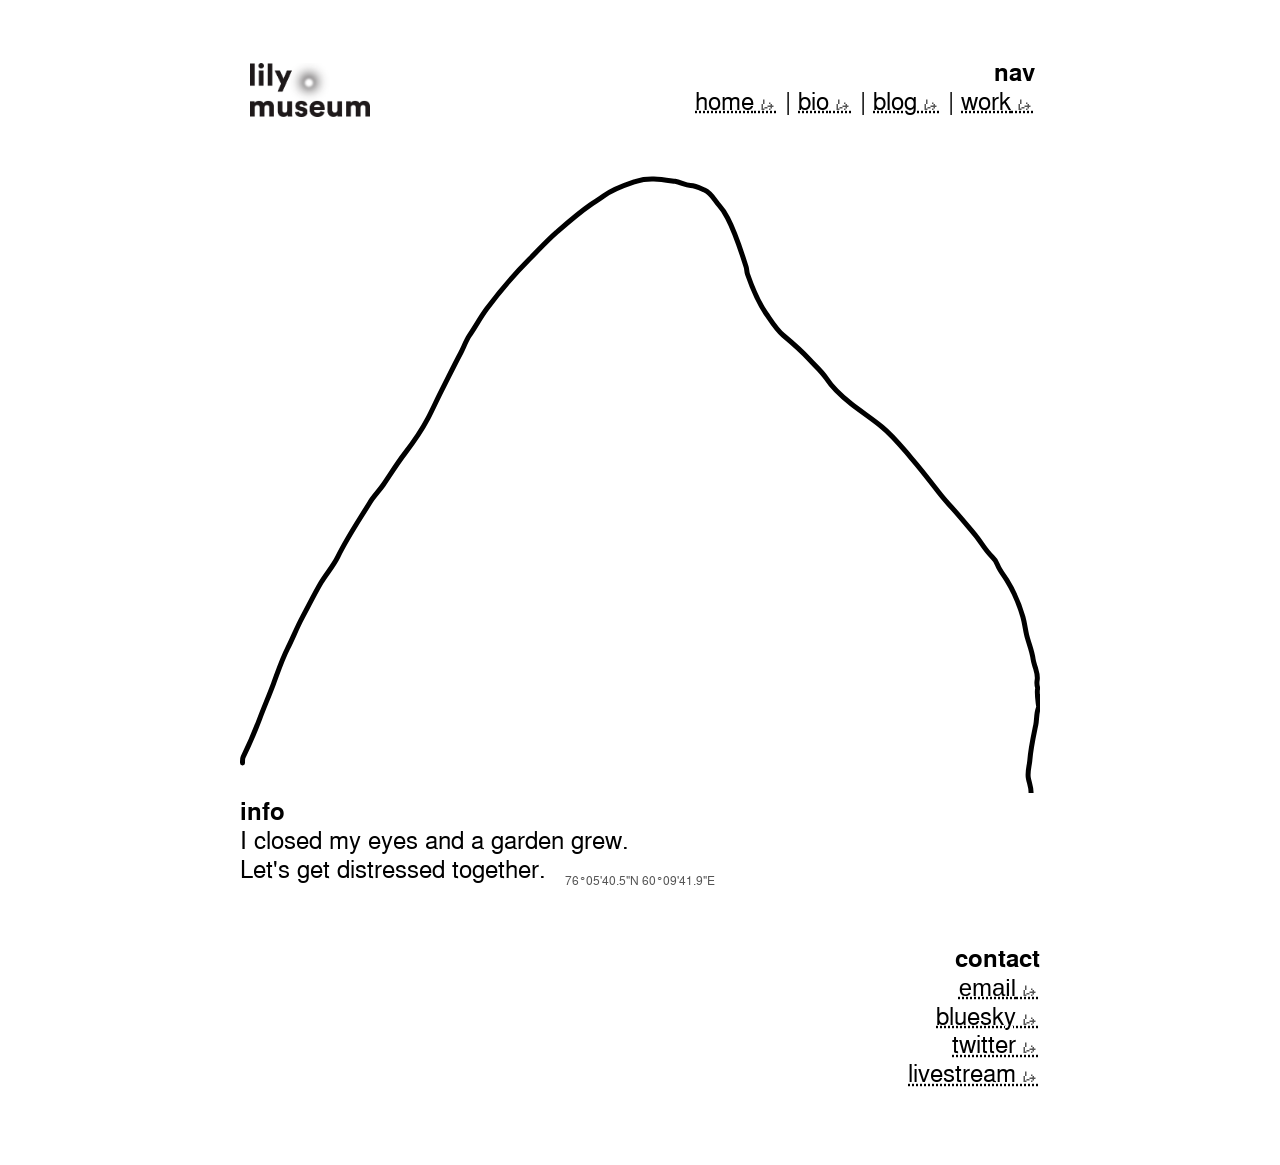
<file: index.html>
<!doctype html>
<!--Stars climb girders of light.
They arrange themselves
in the usual place,
they quit before dawn,
and nothing’s been done.

Then men come out.
Their helmets ﬁll the sky;
their cities rise and fall
and men descend,
proud carpenters of dew.

Man brief as the storm,
more than ﬁve feet of lightning,
twisted and beautiful.
Man made like his roads,
with somewhere to go.-->
<html lang="en">
    <head>
        <title>royal museum 2</title>
        <meta charset="UTF-8" />
        <meta name="viewport" content="width=device-width, initial-scale=1.0" />
        <meta
            name="description"
            content="annex of learning for the work of lily smelku"
        />
        <link rel="stylesheet" href="./css.css" />
        <link rel="icon" href="./images/favicon.png" />
    </head>
    <body>
        <article>
            <header>
                <div class="header-left">
                    <img class="header-left" src="./images/footer.png" />
                </div>
                <div class="header-right">
                    <h1 align="right">nav</h1>
                    <p>
                        <a href="./index.html">home</a> |
                        <a href="./about.html">bio</a> |
                        <a href="./construction.html">blog</a> |
                        <a href="./work.html">work</a>
                    </p>
                </div>
            </header>
            <svg
                version="1.1"
                id="Layer_1"
                xmlns="http://www.w3.org/2000/svg"
                xmlns:xlink="http://www.w3.org/1999/xlink"
                x="0px"
                y="0px"
                width="100%"
                viewBox="0 0 800 618"
                enable-background="new 0 0 800 618"
                xml:space="preserve"
            >
                <path
                    fill="none"
                    opacity="1.000000"
                    stroke="#000000"
                    stroke-linecap="round"
                    stroke-linejoin="round"
                    stroke-width="5.000000"
                    class="path"
                    d="M791.000000,618.500000
	C791.531311,612.953430 789.073792,607.879272 788.271790,602.534241
	C787.349426,596.387512 789.397217,590.834656 789.851990,585.007935
	C790.776123,573.168640 793.377808,561.584595 795.773926,549.953430
	C796.906006,544.458008 796.269226,538.234375 798.340759,533.138550
	C799.960388,529.154480 801.346985,525.189209 800.198364,521.596436
	C799.287537,548.747559 796.690674,515.827820 797.744385,513.088318
	C796.763733,510.249420 796.739014,507.502380 797.173035,505.030365
	C797.963257,500.528931 796.497498,496.526733 795.340942,492.546204
	C794.517700,489.712830 793.447327,486.874298 793.081726,483.989655
	C792.005920,475.501801 788.435242,467.724731 786.533264,459.492310
	C785.194763,453.698700 784.549011,447.724304 782.922852,442.022003
	C779.191833,428.938995 773.899780,416.545807 766.657776,404.901855
	C763.518738,399.854797 759.605896,395.232086 757.395752,389.540466
	C756.333801,386.805664 754.581116,384.043884 752.423889,382.083740
	C745.361389,375.666351 741.161560,367.095306 735.135071,359.887054
	C726.410156,349.451172 717.824890,338.922180 708.550354,328.953156
	C703.877136,323.930023 699.595825,318.545929 695.416199,313.063904
	C687.370544,302.511261 679.080322,292.121033 670.431885,282.058563
	C661.443359,271.600342 652.886963,260.726959 642.045898,251.943314
	C632.028198,243.826797 621.277832,236.709549 611.144531,228.814529
	C601.687256,221.446243 592.706665,213.221619 586.010315,202.993240
	C581.428589,195.994797 574.987244,190.675354 569.447388,184.547562
	C561.433777,175.683563 552.404053,167.928192 543.192200,160.268875
	C536.150330,154.413788 531.310730,146.099289 526.026428,138.481644
	C517.632202,126.380608 512.267029,112.828293 507.449768,99.017525
	C506.642181,96.702225 506.918243,94.342941 506.147827,91.952362
	C500.781586,75.301361 495.780457,58.551971 487.571167,42.962528
	C485.237122,38.530209 482.615967,34.189240 479.342590,30.645409
	C474.475830,25.376570 471.615570,18.110460 464.497589,15.005542
	C459.984894,13.037082 455.588593,10.750216 450.501099,10.479464
	C445.083466,10.191142 440.439606,7.123824 435.022614,6.343030
	C421.980957,4.463234 408.735107,2.013162 396.091614,6.271985
	C384.858582,10.055717 373.215607,13.708395 363.569946,21.091375
	C359.354004,24.318354 354.725281,26.849344 350.386200,29.834593
	C338.304260,38.146828 327.415833,47.798534 316.441803,57.433727
	C307.028076,65.698997 298.578674,74.968300 289.785492,83.784737
	C274.279358,99.331871 259.925568,116.067276 246.761337,133.823059
	C240.486053,142.287094 235.569870,151.486923 229.657379,160.107925
	C225.821350,165.701218 223.699982,172.440750 220.457840,178.477356
	C213.966339,190.564026 208.066452,202.961807 201.808899,215.158478
	C197.033279,224.466721 192.793198,234.157227 187.912094,243.453842
	C181.409637,255.838531 173.373169,267.353058 164.856705,278.389435
	C157.137558,288.392548 150.575592,299.103607 143.502350,309.501587
	C139.279068,315.710052 133.852142,320.935822 129.893738,327.435272
	C118.931259,345.434998 107.032578,362.823303 97.784798,381.895660
	C93.369186,391.002258 86.300049,398.782318 81.091438,407.554291
	C74.356812,418.896301 68.644569,430.828522 62.353230,442.420349
	C56.929073,452.414429 52.903114,463.014862 47.748520,473.126678
	C41.998028,484.407532 37.990490,496.601013 33.549809,508.518555
	C29.159149,520.301880 24.152393,531.848389 19.733948,543.588074
	C14.793604,556.714417 9.297116,569.502380 3.100640,582.049683
	C2.207741,583.857727 2.666669,586.333313 2.500002,588.500000"
                />

                <!--<path class="path2" d="M3.717,445.535c21.497,-144.706 42.353,-434.118 64.492,-434.118c22.139,0 46.684,386.952 68.342,434.118c21.658,47.166 41.07,-151.123 61.604,-151.123c20.535,0 36.899,199.572 61.605,151.123c24.706,-48.449 61.123,-441.818 86.631,-441.818c25.508,-0 40.748,393.369 66.417,441.818c25.668,48.449 72.994,-186.257 87.593,-151.123c14.599,35.134 0,241.283 0,361.925" style="fill:none;stroke:#000;stroke-width:5.0px;stroke-linecap:round;"/>-->
            </svg>

            <h1>info</h1>
            <p>
                I closed my eyes and a garden grew.<br />Let's get distressed
                together.
            </p>
            <br />
            <br />
            <h1 align="right">contact</h1>
            <p align="right">
                <button id="emailButton">email</button><br />
                <script>
                    const email = "lily.eryngii@gmail.com";
                    const button = document.getElementById("emailButton");

                    button.addEventListener("click", async () => {
                        try {
                            await navigator.clipboard.writeText(email);
                            button.textContent = "copied";
                            setTimeout(() => {
                                button.textContent = "email";
                            }, 1500);
                        } catch (err) {
                            console.error("Failed to copy email");
                        }
                    });
                </script>

                <a href="https://bsky.app/profile/morsel.bsky.social">bluesky</a
                ><br />
                <a href="https://x.com/smelku">twitter</a><br />
                <a href="https://twitch.tv/smelku">livestream</a><br />
            </p>
        </article>

        <footer>
            <p class="footer">76°05'40.5"N 60°09'41.9"E</p>
        </footer>
    </body>
</html>
</file>
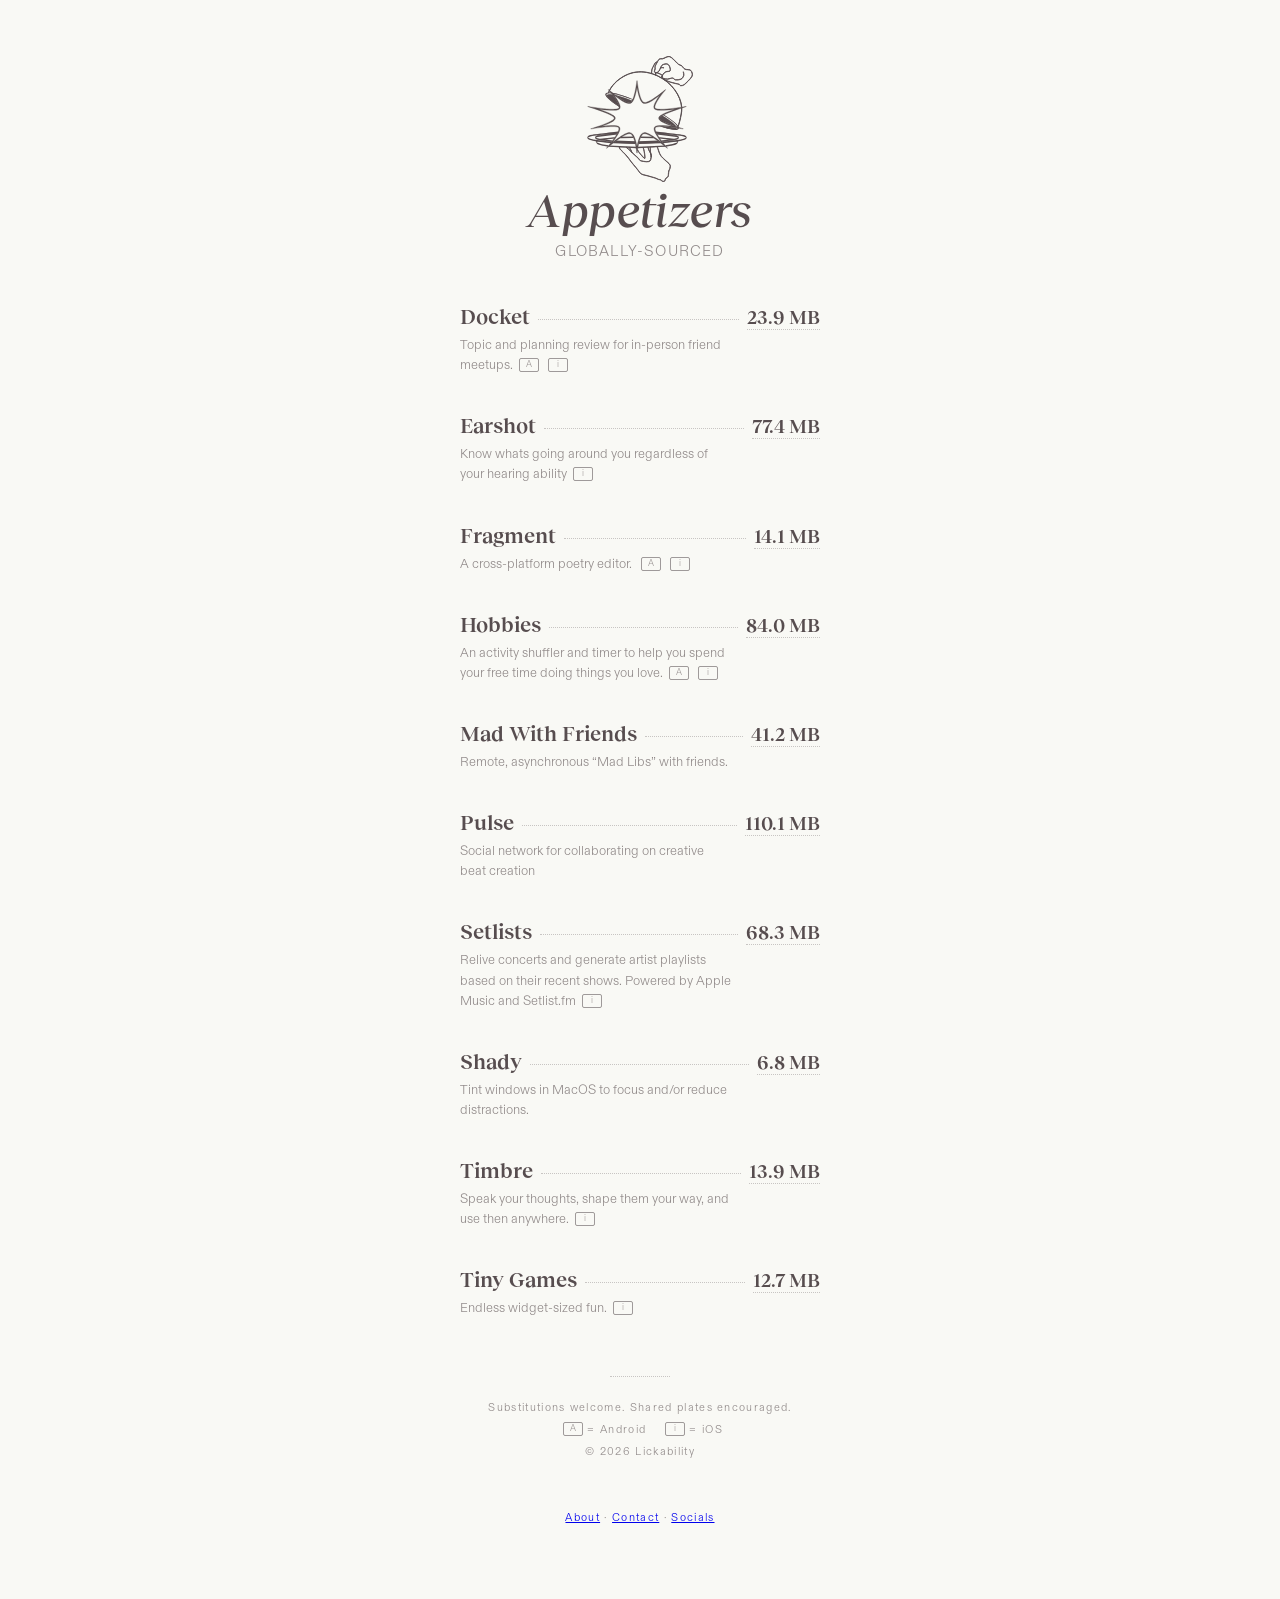
<file: appetizers/index.html>
<!doctype html>
<html lang="en">
    <head>
        <meta charset="UTF-8" />
        <meta name="viewport" content="width=device-width, initial-scale=1.0" />
        <title>Appetizers</title>
        <link rel="icon" href="./icon.svg" type="image/x-icon">
        <style>
            @font-face {
                font-family: "ABC Diatype";
                src: url("./fonts/ABCDiatype-Light.otf") format("opentype");
                font-weight: 300;
                font-style: normal;
                font-display: swap;
            }

            @font-face {
                font-family: "Reckless Neue";
                src: url("./fonts/RecklessNeue-SemiBold.otf") format("opentype");
                font-weight: 600;
                font-style: normal;
                font-display: swap;
            }

            @font-face {
                font-family: "Reckless Neue";
                src: url("./fonts/RecklessNeue-Medium-Italic.otf")
                    format("opentype");
                font-weight: 600;
                font-style: italic;
                font-display: swap;
            }

            :root {
                --pine: #f9f9f5;
                --pine-2: #f9f9f5;
                --cream: #574d4f;
                --cream-dim: rgba(87, 77, 79, 0.65);
                --gold: #574d4f;
                --sage: rgba(87, 77, 79, 0.55);
                --rule: rgba(87, 77, 79, 0.3);
            }

            * {
                box-sizing: border-box;
            }

            html,
            body {
                margin: 0;
                padding: 0;
                background: var(--pine);
            }

            body {
                font-family: "ABC Diatype", sans-serif;
                color: var(--cream);
                display: flex;
                justify-content: center;
            }

            @media (prefers-reduced-motion: no-preference){
                .item{
                  animation: rise 0.6s ease both;
                }
                @keyframes rise{
                  from{ opacity:0; transform: translateY(10px); }
                  to{ opacity:1; transform: translateY(0); }
                }

                .dots{
                  animation: dots-grow 0.7s ease both;
                }
                @keyframes dots-grow{
                  from{ transform: translateY(-4px) scaleX(0); }
                  to{ transform: translateY(-4px) scaleX(1); }
                }

                .items .item:nth-child(1) .dots{ animation-delay: 0.35s; }
                .items .item:nth-child(2) .dots{ animation-delay: 0.5s; }
                .items .item:nth-child(3) .dots{ animation-delay: 0.65s; }
                .items .item:nth-child(4) .dots{ animation-delay: 0.8s; }
                .items .item:nth-child(5) .dots{ animation-delay: 0.95s; }
                .items .item:nth-child(6) .dots{ animation-delay: 1.1s; }
                .items .item:nth-child(7) .dots{ animation-delay: 1.25s; }
                .items .item:nth-child(8) .dots{ animation-delay: 1.4s; }
              }


            .menu {
                width: 100%;
                max-width: 420px;
                min-height: 100vh;
                background: radial-gradient(
                    ellipse at top,
                    var(--pine-2),
                    var(--pine) 70%
                );
                padding: 56px 30px 70px;
                position: relative;
                overflow: hidden;
            }

            header {
                text-align: center;
                margin-bottom: 46px;
            }

            .logo {
                width: 106px;
                height: 126px;
                margin: 0 auto 6px;
                display: block;
                color: var(--cream);
                transition: color 0.35s ease;
                cursor: default;
            }

            .logo:hover,
            .logo:focus-visible {
                color: var(--sage);
            }

            h1 {
                font-family: "Reckless Neue", serif;
                font-weight: 600;
                font-style: italic;
                font-size: 46px;
                line-height: 1;
                margin: 0 0 10px;
                color: var(--cream);
                letter-spacing: 0.01em;
            }

            .sub {
                font-family: "ABC Diatype", sans-serif;
                font-size: 15px;
                letter-spacing: 0.08em;
                color: var(--cream-dim);
            }

            .rule {
                width: 60px;
                height: 0;
                margin: 22px auto 0;
                border-bottom: 1px dotted var(--rule);
            }

            .course-title {
                font-family: "Reckless Neue", serif;
                font-style: italic;
                font-size: 13px;
                letter-spacing: 0.3em;
                text-transform: uppercase;
                color: var(--gold);
                text-align: center;
                margin: 0 0 34px;
            }

            .items {
                display: flex;
                flex-direction: column;
                gap: 38px;
            }

            .item {
                position: relative;
            }

            .item-head {
                display: flex;
                align-items: baseline;
                gap: 8px;
            }

            .item-name {
                font-family: "Reckless Neue", serif;
                font-weight: 600;
                font-size: 21px;
                color: var(--cream);
                white-space: nowrap;
            }

            .dots{
              flex:1;
              border-bottom: 1px dotted var(--rule);
              transform: translateY(-4px);
              transform-origin: left;
            }

            .price {
                font-family: "Reckless Neue", serif;
                font-size: 19px;
                color: var(--gold);
                white-space: nowrap;
                text-decoration: none;
                border-bottom: 1px dotted var(--rule);
                padding-bottom: 1px;
            }

            a.price:hover,
            a.price:focus-visible {
                border-bottom-color: transparent;
            }

            .desc {
                margin: 6px 0 0;
                font-size: 13px;
                font-weight: 300;
                line-height: 1.55;
                color: var(--cream-dim);
                max-width: 34ch;
            }

            .tag{
              display:inline-flex;
              align-items:center;
              justify-content:center;
              box-sizing: border-box;
              width: 20px;
              height: 14px;
              margin-left:6px;
              font-size: 9px;
              letter-spacing: 0.02em;
              color: var(--sage);
              border: 1px solid var(--sage);
              border-radius: 2px;
              transform: translateY(-2px);
            }

            footer {
                margin-top: 56px;
                text-align: center;
                font-size: 10px;
            }

            footer .rule {
                margin: 0 auto 20px;
            }

            footer p {
                font-size: 11px;
                letter-spacing: 0.12em;
                color: var(--cream-dim);
                line-height: 2;
                margin: 0;
            }

            footer p span {
                color: var(--sage);
            }

            @media (max-width: 380px) {
                .menu {
                    padding: 44px 20px 56px;
                }
                h1 {
                    font-size: 38px;
                }
                .item-name {
                    font-size: 19px;
                }
            }
        </style>
    </head>
    <body>
        <div class="menu">
            <header>
                <svg class="logo" viewBox="0 0 1614 1922" fill="currentColor" xmlns="http://www.w3.org/2000/svg" aria-hidden="true">
    <g transform="matrix(1,0,0,1,-2619.96,-394.798)">
        <g transform="matrix(1,0,0,1,-11159.4,2.27374e-13)">
            <g transform="matrix(1,0,0,1,13534.5,0)">
                <g id="top-hand-and-cloche">
                    <path d="M1225.8,664.064C1225.36,641.811 1230.07,612.558 1233.16,596.356C1236.56,578.528 1248.41,563.407 1256.76,547.293C1265.33,530.766 1274.67,508.079 1284.56,497.11C1292.34,488.473 1307.71,483.704 1315.99,481.282C1325.14,465.378 1334.39,451.267 1341.81,443.794C1348.56,436.99 1358.06,435.738 1368.24,435.777C1377.71,435.813 1387.77,436.947 1396.43,434.859C1410.03,431.579 1428.49,420.673 1448.05,412.178C1468.21,403.425 1489.52,397.278 1508.03,403.721C1524.28,409.377 1543.77,425.327 1563.23,443.999C1591.99,471.606 1620.74,505.137 1638.8,519.007C1646.06,524.58 1654.82,527.671 1663.59,530.772C1672.74,534.01 1681.89,537.256 1689.54,542.992C1697.99,549.34 1705.17,559.526 1712.88,569.52C1720.29,579.13 1728.19,588.571 1738.45,593.838C1752.1,600.844 1774.63,600.057 1794.29,602.207C1808.07,603.714 1820.46,606.681 1827.91,614.117C1837.09,623.282 1845.14,638.742 1849.24,655.39C1853.36,672.108 1853.48,689.997 1847.01,703.895C1829.99,740.388 1755.26,810.794 1726.2,834.937C1711.71,846.975 1684.5,850.404 1671.52,849.185C1665.84,848.653 1662.03,844.17 1658.48,839.06C1655.5,834.77 1652.72,830.022 1648.33,828.112C1635.82,822.672 1613.12,820.863 1595.75,816.305C1568.75,809.224 1518.16,797.025 1486.75,785.741C1460.73,776.393 1428.35,759.651 1410.22,750.151C1404.21,746.167 1398.12,742.268 1391.95,738.46L1408.79,744.946C1408.86,744.974 1408.93,745.005 1409,745.04C1426.23,754.084 1460.7,772.177 1488.09,782.016C1519.4,793.264 1569.84,805.417 1596.75,812.476C1614.32,817.086 1637.26,818.981 1649.91,824.482C1654.93,826.666 1658.33,831.896 1661.73,836.802C1664.57,840.89 1667.35,844.818 1671.89,845.244C1684.17,846.398 1709.96,843.284 1723.67,831.892C1752.45,807.983 1826.57,738.362 1843.42,702.223C1849.55,689.077 1849.29,672.15 1845.4,656.337C1841.48,640.452 1833.87,625.664 1825.11,616.919C1820.86,612.677 1814.81,610.126 1807.81,608.437C1800.53,606.677 1792.24,605.873 1783.79,605.25C1766.39,603.966 1748.35,603.37 1736.64,597.36C1725.88,591.835 1717.52,582.016 1709.75,571.937C1702.27,562.244 1695.36,552.314 1687.16,546.158C1679.84,540.661 1671.04,537.607 1662.27,534.504C1653.11,531.263 1643.98,527.971 1636.39,522.147C1618.26,508.22 1589.37,474.575 1560.49,446.855C1541.51,428.643 1522.57,412.976 1506.73,407.459C1489.09,401.321 1468.84,407.47 1449.63,415.809C1429.83,424.406 1411.12,435.387 1397.36,438.707C1388.41,440.865 1378.01,439.773 1368.23,439.735C1359.16,439.701 1350.62,440.527 1344.62,446.582C1337.31,453.954 1328.19,467.877 1319.18,483.572C1319.1,483.832 1318.96,484.073 1318.78,484.278C1304.67,508.952 1290.88,537.805 1284.73,552.462C1282.32,558.206 1282.53,564.459 1283.11,570.818C1283.73,577.641 1284.79,584.585 1284.02,591.225C1283.02,599.774 1278.49,611.064 1275.9,620.823C1274.32,626.757 1273.38,632.064 1274.9,635.611C1276.38,639.067 1279.89,641.78 1284.18,643.754C1290.97,646.888 1299.74,648.103 1306.39,646.847C1317.72,644.709 1332.64,633.133 1341.67,621.915C1346.2,616.283 1348.99,608.979 1351.63,601.408C1352.73,598.27 1353.8,595.086 1354.95,591.945C1354.98,591.865 1355.01,591.786 1355.04,591.708C1356.75,587.018 1358.64,582.43 1361.03,578.241C1365.5,570.4 1369.66,560.398 1374.89,551.086C1380.3,541.453 1386.85,532.572 1395.9,527.314C1413.88,516.858 1450.65,510.872 1468.92,515.877C1486.9,520.804 1499.18,540.371 1506.05,557.703C1510.2,568.18 1514.82,584.204 1515.7,598.193C1516.31,607.927 1515.05,616.691 1510.86,622.197C1506.66,627.729 1497.93,630.211 1487.68,631.525C1473.44,633.349 1456.19,633.101 1445.86,638.166C1429.9,645.988 1415.23,660.559 1405.99,673.564C1401.35,680.092 1396.71,688.591 1393.68,696.765C1393.14,695.821 1392.36,694.713 1391.24,693.459C1391.12,693.324 1391,693.189 1390.87,693.051C1394.01,685.292 1398.38,677.436 1402.76,671.271C1412.34,657.792 1427.58,642.719 1444.12,634.612C1454.77,629.393 1472.51,629.477 1487.17,627.599C1491.84,627.001 1496.18,626.196 1499.83,624.902C1503.19,623.709 1505.95,622.122 1507.71,619.803C1511.42,614.914 1512.29,607.083 1511.75,598.441C1510.9,584.868 1506.39,569.326 1502.37,559.161C1495.93,542.917 1484.72,524.312 1467.87,519.695C1450.36,514.897 1415.12,520.713 1397.89,530.736C1389.44,535.65 1383.39,544.023 1378.34,553.023C1373.11,562.344 1368.94,572.354 1364.47,580.202C1364,581.028 1363.55,581.87 1363.11,582.727C1368.09,577.79 1374.26,572.786 1380.53,570.963C1390.69,568.007 1407.97,571.504 1416.6,573.304C1417.67,573.527 1418.36,574.576 1418.14,575.645C1417.91,576.714 1416.87,577.402 1415.8,577.179C1407.62,575.474 1391.26,571.964 1381.64,574.763C1372.25,577.492 1363.26,588.057 1358.58,593.528C1357.47,596.577 1356.44,599.669 1355.37,602.715C1352.57,610.732 1349.55,618.433 1344.76,624.397C1335.15,636.324 1319.17,648.464 1307.13,650.737C1306.02,650.946 1304.86,651.094 1303.66,651.183C1301.22,650.837 1299.21,650.729 1297.55,650.785C1296.83,650.81 1296.18,650.872 1295.61,650.96C1291.08,650.413 1286.5,649.183 1282.52,647.349C1277.25,644.92 1273.08,641.417 1271.26,637.167C1269.48,633.008 1270.23,626.766 1272.07,619.808C1274.62,610.229 1279.11,599.16 1280.08,590.769C1280.82,584.394 1279.77,577.729 1279.17,571.177C1278.53,564.16 1278.42,557.27 1281.08,550.931C1286.95,536.939 1299.73,510.188 1313.17,486.251C1305.1,488.733 1293.7,492.875 1287.5,499.759C1277.79,510.537 1268.69,532.876 1260.28,549.114C1252.1,564.892 1240.37,579.641 1237.05,597.097C1234.4,610.961 1230.55,634.488 1229.84,654.83C1229.72,658.441 1229.68,661.95 1229.78,665.281C1228.45,664.871 1227.12,664.465 1225.8,664.064ZM1391.82,702.434C1390.45,707.339 1389.84,711.887 1390.48,715.493C1391.2,719.55 1393.77,723.152 1397.2,726.291C1402.66,731.297 1410.31,735.101 1416.92,737.474C1431.02,742.536 1455.01,745.858 1474.22,744.655C1485.17,743.969 1498.79,739.586 1512.12,735.647C1525.87,731.582 1539.33,728.014 1549.4,729.042C1558.4,729.959 1565.44,736.529 1572.4,743.289C1578.7,749.416 1584.92,755.722 1593.05,756.748C1614.25,759.422 1656.64,756.032 1677.25,745.514C1696.4,735.74 1710.72,712.205 1716.27,694.155C1721.85,676.03 1714.14,649.975 1710.35,636.942C1710.04,635.893 1710.65,634.794 1711.7,634.489C1712.75,634.184 1713.85,634.787 1714.15,635.836C1718.09,649.381 1725.85,676.482 1720.05,695.319C1714.24,714.231 1699.11,738.799 1679.05,749.039C1657.87,759.846 1614.34,763.423 1592.56,760.675C1583.6,759.546 1576.58,752.875 1569.64,746.127C1563.35,740.012 1557.14,733.809 1549,732.98C1539.33,731.994 1526.44,735.542 1513.24,739.443C1499.61,743.471 1485.67,747.904 1474.47,748.606C1454.72,749.842 1430.08,746.402 1415.58,741.2C1408.51,738.663 1400.36,734.561 1394.52,729.209C1390.41,725.443 1387.45,721.051 1386.59,716.185C1386.07,713.295 1386.23,709.86 1386.91,706.127L1391.82,702.434Z" style="stroke:currentColor;stroke-width:12.5px;"/>
                    <g transform="matrix(0.910203,0.414163,-0.414163,0.910203,390.137,-362.006)">
                        <path d="M1253.55,582.073L1237.06,551.829C1236.99,551.702 1236.93,551.568 1236.89,551.429C1236.89,551.429 1236.55,550.476 1236.98,548.956C1237.42,547.422 1238.8,544.88 1243.63,542.482C1250.42,539.111 1264.95,535.649 1295.99,535.649C1333.32,535.649 1348.06,540.677 1353.89,544.57C1358.92,547.922 1358.52,550.95 1358.52,550.95C1358.51,551.258 1358.43,551.559 1358.28,551.829L1340.8,583.888C1339.36,583.765 1337.92,583.647 1336.48,583.534L1354.42,550.64C1354.01,549.894 1352.61,547.947 1348.35,546.066C1340.95,542.803 1326.03,539.607 1295.99,539.607C1266.01,539.607 1251.95,542.772 1245.39,546.028C1241.57,547.926 1240.87,549.837 1240.75,550.335L1257.97,581.918C1256.5,581.966 1255.02,582.017 1253.55,582.073ZM1240.73,550.456L1240.73,550.461L1240.7,550.354L1239.61,552.683C1240.11,552.456 1240.5,552.03 1240.67,551.509C1240.78,551.166 1240.8,550.802 1240.73,550.456Z" style="stroke:currentColor;stroke-width:12.5px;"/>
                    </g>
                    <g transform="matrix(0.925174,0.431052,-0.47221,1.01351,746.935,-350.592)">
                        <path d="M384.882,1096.17C384.863,1101.25 385.037,1106.07 385.41,1110.61C385.926,1116.88 386.821,1122.59 388.124,1127.6C386.915,1128.19 385.744,1128.77 384.61,1129.36C383.126,1123.95 382.107,1117.74 381.543,1110.88C381.122,1105.76 380.952,1100.28 381.022,1094.49C382.288,1095.04 383.575,1095.6 384.882,1096.17ZM381.078,1091.52C382.253,1045.76 397.846,982.444 423.065,932.441C519.939,740.365 692.875,631.683 948.435,631.683C1177.86,631.683 1384.84,744.532 1468.68,881.731C1467.61,882.383 1466.54,883.039 1465.45,883.698C1382.36,747.306 1176.5,635.223 948.435,635.223C694.598,635.223 522.808,743.141 426.588,933.921C401.432,983.799 385.903,1047.05 384.929,1092.43C383.625,1092.12 382.341,1091.82 381.078,1091.52ZM1473.25,889.448C1480.8,902.618 1487.22,915.994 1492.41,929.5C1508.92,972.454 1531.32,1059.62 1538.36,1113.47C1540.08,1126.62 1540.88,1137.79 1540.47,1145.9C1539.29,1144.98 1538.03,1144.07 1536.69,1143.16C1536.83,1135.49 1536.02,1125.47 1534.51,1113.89C1527.5,1060.27 1505.2,973.45 1488.75,930.673C1483.73,917.612 1477.56,904.676 1470.31,891.933C1471.29,891.1 1472.27,890.271 1473.25,889.448Z" style="stroke:currentColor;stroke-width:11.68px;"/>
                    </g>
                    <g transform="matrix(1.00069,0.476551,-0.172928,0.363126,206.068,268.377)">
                        <path d="M780.262,1454.72C705.285,1430.31 643.616,1397.32 601.535,1358.76C577.683,1336.9 560.075,1313.15 549.788,1288.28C542.543,1270.75 538.857,1252.47 538.857,1233.94C538.857,1215.42 542.543,1197.14 549.788,1179.61C559.323,1156.55 575.15,1134.46 596.408,1113.95C597.9,1115.97 599.404,1118.02 600.918,1120.08C578.533,1140.95 561.926,1163.35 552.144,1187.01C545.842,1202.25 542.428,1217.83 542.428,1233.94C542.428,1250.06 545.842,1265.64 552.144,1280.88C562.179,1305.15 579.394,1328.1 602.662,1349.42C644.061,1387.36 704.463,1419.85 777.861,1444.06C778.736,1447.65 779.538,1451.21 780.262,1454.72ZM617.331,1095.64C682.293,1043.84 783.809,1003.53 904.91,982.838C904.903,986.157 904.886,989.44 904.859,992.687C788.068,1012.65 689.571,1050.89 624.681,1100.15C622.207,1098.64 619.757,1097.14 617.331,1095.64ZM1379.65,1006.4C1464.52,1031.32 1534.14,1066.88 1580.24,1109.13C1604.1,1130.99 1621.7,1154.73 1631.99,1179.61C1634.4,1185.43 1636.41,1191.34 1638.03,1197.31C1636.66,1197.8 1635.28,1198.29 1633.9,1198.78C1632.67,1194.84 1631.25,1190.91 1629.63,1187.01C1619.6,1162.74 1602.38,1139.79 1579.12,1118.47C1532.79,1076.01 1462.65,1040.37 1377.14,1015.53C1377.96,1012.51 1378.8,1009.47 1379.65,1006.4ZM1642.4,1221.86C1642.75,1225.87 1642.92,1229.9 1642.92,1233.94C1642.92,1252.47 1639.24,1270.75 1631.99,1288.28C1621.7,1313.15 1604.1,1336.9 1580.24,1358.76C1540.7,1394.99 1483.87,1426.3 1414.95,1450.2C1418.3,1445.69 1421.75,1441.17 1425.29,1436.65C1489.07,1413.38 1541.81,1383.61 1579.12,1349.42C1602.38,1328.1 1619.6,1305.15 1629.63,1280.88C1635.94,1265.64 1639.35,1250.06 1639.35,1233.94C1639.35,1230.85 1639.23,1227.78 1638.98,1224.72C1640.12,1223.76 1641.26,1222.8 1642.4,1221.86Z" style="stroke:currentColor;stroke-width:14.99px;"/>
                    </g>
                    <path d="M734.845,1164.11C671.471,1124.29 621.051,1087.61 588.303,1057.33C569.073,1039.55 555.97,1024.03 550.044,1011.4C546.355,1003.53 545.462,996.888 547.969,991.623C550.477,986.359 556.196,982.865 564.628,980.771C578.174,977.408 598.479,977.801 624.403,981.524C626.211,981.784 628.046,982.06 629.907,982.352C660.131,1021.89 692.311,1067.44 713.047,1106.58C724.639,1128.46 732.652,1148.35 734.845,1164.11ZM674.57,991.232C741.62,1006.9 830.29,1036.43 930.294,1076.83C929.032,1078.74 927.755,1080.58 926.46,1082.32C918.189,1093.47 909.119,1101.02 899.518,1103.98C889.81,1106.98 877.072,1106.12 862.198,1102.02C840.961,1096.16 815.094,1083.72 787.415,1067.58C750.861,1046.27 711.079,1018.52 674.57,991.232ZM1389.62,1303.98C1469.91,1352.28 1533.32,1397.01 1572.02,1432.8C1588.74,1448.26 1600.83,1462 1607.59,1473.63C1549.68,1454.15 1484.23,1430.25 1434.14,1406.71C1404.33,1392.7 1379.93,1378.79 1365.65,1366.02C1355.65,1357.08 1350.59,1348.6 1351.54,1341.01C1352.48,1333.5 1359.62,1324.94 1371.75,1315.82C1376.86,1311.98 1382.85,1308.02 1389.62,1303.98ZM1613.76,1491.12C1613.87,1493.82 1613.41,1496.29 1612.36,1498.51C1609.85,1503.77 1604.13,1507.27 1595.7,1509.36C1582.15,1512.72 1561.85,1512.33 1535.92,1508.61C1496.28,1502.91 1443.66,1489.41 1382.03,1469.27C1389.65,1469.32 1397.58,1469.51 1405.73,1469.81C1469.67,1472.17 1548.19,1481.66 1613.76,1491.12Z"/>
                </g>
                <g id="bottom-hand">
                    <g transform="matrix(0.922547,0,0,1,83.5472,0)">
                        <path d="M1007.44,1822.92C1016.75,1837 1027.13,1853.64 1036.72,1865.7C1050.37,1882.85 1068.35,1900.2 1081.43,1913.9C1092.43,1925.42 1106.64,1941.52 1115.09,1947.81C1117.74,1949.79 1122.64,1952.69 1126.35,1953.5C1126.96,1953.64 1127.53,1953.71 1128.04,1953.69C1128.58,1953.67 1129.02,1953.52 1129.12,1952.96C1131.02,1942.45 1125.6,1903.42 1123.48,1886.03C1121.94,1873.38 1118.76,1860.06 1116.3,1848.47C1114.03,1837.77 1111.88,1827.01 1108.74,1816.52C1106.18,1808 1101.22,1797 1098.37,1788.86L1102.51,1788.78C1105.37,1796.75 1110.08,1807.22 1112.53,1815.39C1115.71,1825.97 1117.88,1836.84 1120.17,1847.65C1122.65,1859.34 1125.86,1872.78 1127.41,1885.55C1129.57,1903.25 1134.95,1942.97 1133.01,1953.66C1132.38,1957.14 1129.48,1958.24 1125.51,1957.37C1121.3,1956.45 1115.73,1953.22 1112.73,1950.99C1104.16,1944.6 1089.72,1928.32 1078.57,1916.64C1065.41,1902.86 1047.35,1885.41 1033.63,1868.17C1024.77,1857.04 1015.25,1842 1006.51,1828.68C1006.82,1826.78 1007.12,1824.86 1007.44,1822.92ZM989.314,1804.49C985.987,1800.23 982.629,1795.48 978.865,1791.44C978.294,1790.83 977.714,1790.24 977.123,1789.66L982.617,1789.68C984.413,1791.69 986.122,1793.83 987.785,1795.99C988.309,1798.85 988.819,1801.69 989.314,1804.49ZM1183.66,1786.63C1188.01,1799.23 1191.14,1814.05 1196.32,1825.38C1201.81,1837.42 1210.59,1850.48 1218.4,1864.29C1226.37,1878.4 1233.34,1893.29 1235.06,1908.65C1235.31,1910.91 1235.64,1913.37 1236.04,1916.01C1236.41,1923.23 1236.41,1930.73 1235.68,1937.82C1233.78,1926.7 1231.97,1916.69 1231.12,1909.1C1229.46,1894.24 1222.66,1879.88 1214.95,1866.24C1207.08,1852.32 1198.26,1839.15 1192.71,1827.02C1187.33,1815.24 1184.13,1799.72 1179.51,1786.77L1183.66,1786.63ZM875.283,1788.29C894.865,1809.9 906.405,1840.26 918.987,1870.01L917.553,1868.75C915.769,1867.19 913.964,1865.58 912.138,1863.92C900.463,1836 889.089,1808.2 870.139,1788.58C870.001,1788.44 869.869,1788.3 869.741,1788.15L875.283,1788.29Z" style="stroke:currentColor;stroke-width:12.99px;"/>
                    </g>
                    <path d="M1317.36,1778.63C1317.89,1780.97 1318.43,1783.24 1319.15,1785.15C1326.65,1804.93 1342.65,1858.08 1353.38,1882.28C1360.99,1899.43 1371.3,1915.53 1383.32,1929.94C1397.16,1946.54 1418.64,1964.31 1436.25,1981.56C1457.45,2002.31 1497.74,2032.86 1510.05,2054.11C1513.88,2060.72 1515.14,2068.63 1515.04,2076.78C1514.9,2088.56 1511.92,2100.85 1510.28,2110.16C1509.06,2117.08 1505.75,2123.36 1502.28,2129.59C1499.01,2135.48 1495.6,2141.34 1493.99,2147.78C1490.21,2162.95 1489.75,2186.67 1487.52,2201.44C1486.64,2207.31 1486.55,2213.56 1485.86,2219.59C1485.14,2225.95 1483.76,2232.07 1480.33,2237.32C1476.84,2242.66 1470.5,2246.71 1463.84,2250.81C1457.65,2254.62 1451.19,2258.51 1446.95,2263.91C1441.77,2270.51 1439.05,2281.26 1435.79,2290.22C1433.42,2296.74 1430.71,2302.35 1426.95,2305.26C1423.12,2308.24 1418.31,2309.46 1413.2,2309.57C1405.96,2309.72 1398.11,2307.63 1391.88,2305.58C1386.61,2303.84 1381.9,2299.8 1377.33,2295.58C1373.14,2291.7 1369.06,2287.68 1364.55,2285.61C1360.26,2283.64 1355.55,2283.02 1350.8,2282.49C1345.7,2281.92 1340.55,2281.44 1335.75,2279.8C1323.12,2275.46 1305.07,2264.94 1288.92,2259.65C1259.41,2250 1190.34,2230.55 1158.7,2221.86C1138.92,2216.43 1115.68,2213.4 1098.88,2207.45C1084.19,2202.25 1069.15,2196.1 1057.4,2185.85C1044.96,2174.99 1035.18,2156.57 1023.85,2142.11C1011.71,2126.62 997.683,2108.98 984.309,2092.65C966.33,2070.7 934.099,2033.29 916.018,2010.47C901.962,1992.73 889.638,1973.34 875.831,1955.73C862.199,1938.34 846.821,1920.14 833.266,1904.92C820.828,1890.96 807.356,1877.96 794.471,1864.41C779.24,1848.39 750.923,1824.32 742.205,1809.09C738.475,1802.57 735.457,1792.8 735.894,1784.56C735.95,1783.51 736.061,1782.49 736.232,1781.5L740.203,1781.75C740.017,1782.72 739.902,1783.73 739.847,1784.77C739.449,1792.28 742.24,1801.18 745.641,1807.12C754.25,1822.17 782.297,1845.86 797.339,1861.68C810.254,1875.26 823.755,1888.3 836.221,1902.29C849.827,1917.56 865.263,1935.84 878.946,1953.29C892.749,1970.89 905.069,1990.27 919.121,2008.01C937.19,2030.82 969.403,2068.21 987.371,2090.14C1000.76,2106.49 1014.81,2124.16 1026.96,2139.66C1038.15,2153.93 1047.73,2172.16 1060.01,2182.87C1071.38,2192.79 1085.97,2198.68 1100.2,2203.72C1116.92,2209.64 1140.06,2212.64 1159.75,2218.04C1191.44,2226.75 1260.6,2246.22 1290.15,2255.89C1306.32,2261.18 1324.39,2271.71 1337.04,2276.05C1341.56,2277.61 1346.43,2278.01 1351.24,2278.55C1356.41,2279.14 1361.53,2279.86 1366.2,2282.01C1371.05,2284.24 1375.5,2288.5 1380.02,2292.67C1384.16,2296.49 1388.34,2300.25 1393.12,2301.82C1398.97,2303.75 1406.33,2305.75 1413.11,2305.61C1417.35,2305.52 1421.35,2304.6 1424.53,2302.14C1427.82,2299.59 1429.99,2294.57 1432.07,2288.87C1435.47,2279.52 1438.43,2268.35 1443.84,2261.46C1448.35,2255.72 1455.18,2251.5 1461.77,2247.44C1467.88,2243.67 1473.81,2240.06 1477.01,2235.15C1480.1,2230.42 1481.28,2224.88 1481.93,2219.14C1482.62,2213.07 1482.72,2206.76 1483.61,2200.85C1485.85,2185.97 1486.35,2162.09 1490.15,2146.82C1491.84,2140.05 1495.38,2133.87 1498.82,2127.67C1502.07,2121.82 1505.24,2115.96 1506.38,2109.47C1507.99,2100.34 1510.95,2088.29 1511.08,2076.73C1511.17,2069.32 1510.1,2062.11 1506.62,2056.1C1494.44,2035.06 1454.46,2004.93 1433.48,1984.38C1415.78,1967.05 1394.19,1949.16 1380.28,1932.47C1368.03,1917.79 1357.52,1901.37 1349.77,1883.89C1339.01,1859.63 1322.96,1806.38 1315.45,1786.55C1314.61,1784.35 1314.03,1781.65 1313.43,1778.93L1317.36,1778.63ZM1209.42,1785.21C1209.43,1788.23 1209.72,1791.35 1209.69,1793.86C1209.52,1808.51 1211.11,1845.41 1213.12,1861.92C1213.76,1867.12 1215.58,1872.09 1217.38,1877.05C1219.28,1882.31 1221.16,1887.56 1221.82,1893.06C1223.46,1906.69 1225.39,1926.79 1222.84,1943.37C1221.27,1953.6 1219.67,1966.44 1216.18,1977.41C1213.76,1985.01 1210.4,1991.71 1205.63,1996.19C1193.92,2007.18 1170.73,2009.71 1152.51,2009.15C1128.02,2008.39 1078.98,2001.03 1057.62,1992.07C1049.72,1988.75 1044.11,1982.29 1038.98,1975.1C1034.15,1968.32 1029.75,1960.89 1023.99,1955.22C1010.36,1941.82 990.841,1925.62 975.193,1911.22C959.987,1897.23 945.019,1882.98 930.032,1868.75C913.246,1852.81 894.372,1831.59 874.363,1815.49C863.257,1806.55 850.674,1795.76 838.019,1786.63C840.325,1786.72 842.637,1786.81 844.955,1786.89C856.1,1795.24 867.046,1804.52 876.844,1812.4C896.938,1828.57 915.901,1849.88 932.758,1865.88C947.73,1880.09 962.683,1894.33 977.873,1908.31C993.552,1922.74 1013.11,1938.97 1026.76,1952.4C1032.69,1958.22 1037.24,1965.83 1042.21,1972.81C1046.89,1979.38 1051.93,1985.39 1059.15,1988.41C1080.19,1997.24 1128.5,2004.45 1152.64,2005.19C1169.85,2005.73 1191.86,2003.69 1202.92,1993.3C1207.25,1989.24 1210.21,1983.1 1212.4,1976.21C1215.84,1965.44 1217.38,1952.82 1218.93,1942.76C1221.42,1926.54 1219.5,1906.87 1217.89,1893.54C1217.27,1888.33 1215.46,1883.37 1213.66,1878.4C1211.76,1873.15 1209.87,1867.9 1209.2,1862.4C1207.16,1845.76 1205.56,1808.57 1205.74,1793.82C1205.77,1791.36 1205.53,1788.35 1205.49,1785.39L1209.42,1785.21Z" style="stroke:currentColor;stroke-width:12.5px;"/>
                </g>
                <g transform="matrix(0.987354,0,0,14.3629,22.2442,-21826.5)">
                    <g id="plate">
                        <path d="M553.681,1642.85C512.635,1642.48 477.523,1642.06 449.529,1641.61C422.507,1641.16 402.073,1640.69 389.26,1640.2C380.179,1639.86 374.84,1639.49 373.298,1639.13C371.604,1638.73 366.769,1637.86 365.732,1637.44C365.637,1637.4 365.573,1637.37 365.54,1637.34C326.181,1636.88 294.516,1636.37 272.028,1635.84C256.561,1635.47 245.371,1635.08 238.876,1634.68C234.108,1634.39 231.775,1634.09 231.775,1633.79C231.775,1633.49 234.108,1633.19 238.876,1632.9C245.371,1632.5 256.561,1632.12 272.028,1631.75C341.896,1630.08 500.345,1628.73 702.896,1628.06C702.245,1628.15 701.577,1628.25 700.893,1628.34C536.327,1628.89 401.139,1629.89 319.39,1631.14C287.011,1631.64 263.069,1632.17 249.104,1632.74C244.643,1632.92 241.23,1633.1 238.945,1633.29C236.893,1633.45 235.784,1633.62 235.784,1633.79C235.784,1633.96 236.893,1634.13 238.945,1634.3C241.23,1634.48 244.643,1634.67 249.104,1634.85C263.069,1635.41 287.011,1635.95 319.39,1636.44C383.701,1637.43 481.083,1638.26 599.823,1638.83C598.852,1638.92 597.883,1639.01 596.917,1639.09C507.234,1638.65 429.815,1638.07 369.728,1637.38C369.836,1637.44 369.991,1637.5 370.201,1637.56C371.827,1638 375.681,1638.71 377.145,1639.05C378.479,1639.36 383.353,1639.66 391.209,1639.96C403.801,1640.44 423.897,1640.9 450.452,1641.34C478.9,1641.8 514.711,1642.23 556.637,1642.6C555.642,1642.69 554.656,1642.77 553.681,1642.85ZM1289.89,1628.06C1492.44,1628.73 1650.89,1630.08 1720.76,1631.75C1736.22,1632.12 1747.41,1632.5 1753.91,1632.9C1758.68,1633.19 1761.01,1633.49 1761.01,1633.79C1761.01,1634.09 1758.68,1634.39 1753.91,1634.68C1747.41,1635.08 1736.22,1635.47 1720.76,1635.84C1698.7,1636.36 1667.81,1636.86 1629.5,1637.31C1629.47,1637.32 1629.44,1637.33 1629.4,1637.34C1628.64,1637.59 1625.75,1638.19 1621.4,1639.13C1619.75,1639.49 1614.33,1639.85 1605.2,1640.2C1592.31,1640.69 1571.83,1641.16 1544.8,1641.6C1516.45,1642.06 1480.84,1642.48 1439.18,1642.86C1438.21,1642.78 1437.22,1642.69 1436.23,1642.61C1478.77,1642.23 1515.08,1641.8 1543.88,1641.33C1570.45,1640.9 1590.59,1640.44 1603.27,1639.96C1611.2,1639.66 1616.15,1639.36 1617.58,1639.05C1621.51,1638.19 1624.26,1637.63 1625.25,1637.36C1564.86,1638.06 1486.64,1638.65 1395.87,1639.09C1394.9,1639.01 1393.93,1638.92 1392.96,1638.83C1511.7,1638.26 1609.08,1637.43 1673.39,1636.44C1705.77,1635.95 1729.72,1635.41 1743.68,1634.85C1748.14,1634.67 1751.56,1634.48 1753.84,1634.3C1755.89,1634.13 1757,1633.96 1757,1633.79C1757,1633.62 1755.89,1633.45 1753.84,1633.29C1751.56,1633.1 1748.14,1632.92 1743.68,1632.74C1729.72,1632.17 1705.77,1631.64 1673.39,1631.14C1591.64,1629.89 1456.46,1628.89 1291.89,1628.34C1291.21,1628.25 1290.54,1628.15 1289.89,1628.06ZM1428.34,1642.96C1319.99,1643.89 1173.32,1644.5 1008.15,1644.52C1008.38,1644.43 1008.61,1644.34 1008.84,1644.25C1171.62,1644.22 1316.36,1643.63 1424.02,1642.72C1425.48,1642.8 1426.92,1642.88 1428.34,1642.96ZM984.635,1644.52C819.479,1644.49 672.741,1643.89 564.555,1642.95C565.977,1642.87 567.418,1642.79 568.876,1642.71C676.368,1643.63 821.177,1644.22 983.944,1644.25C984.177,1644.34 984.408,1644.43 984.635,1644.52ZM613.103,1637.62C508.071,1637.07 427.571,1636.28 385.375,1635.38C372.29,1635.1 362.823,1634.8 357.327,1634.5C353.149,1634.27 351.153,1634.03 351.153,1633.79C351.153,1633.55 353.149,1633.31 357.327,1633.09C362.823,1632.78 372.29,1632.49 385.375,1632.21C437.504,1631.09 548.093,1630.16 691.176,1629.6C690.413,1629.7 689.637,1629.79 688.85,1629.89C547.464,1630.44 438.241,1631.36 386.57,1632.47C374.112,1632.74 365.061,1633.01 359.828,1633.3C356.854,1633.46 355.162,1633.62 355.162,1633.79C355.162,1633.96 356.854,1634.12 359.828,1634.28C365.061,1634.57 374.112,1634.85 386.57,1635.11C396.702,1635.33 409.047,1635.54 423.413,1635.74C475.937,1635.01 554.974,1634.39 651.407,1633.95C650.452,1634.05 649.493,1634.15 648.529,1634.24C559.399,1634.65 485.39,1635.22 433.827,1635.88C478.963,1636.47 541.298,1636.97 615.919,1637.36C614.981,1637.45 614.042,1637.54 613.103,1637.62ZM637.609,1639C737.42,1639.43 850.478,1639.68 970.534,1639.71C970.851,1639.81 971.166,1639.9 971.477,1639.99C849.143,1639.96 734.041,1639.7 632.757,1639.26C634.368,1639.17 635.985,1639.09 637.609,1639ZM1360.03,1639.26C1258.74,1639.7 1143.64,1639.96 1021.31,1639.99C1021.62,1639.9 1021.93,1639.81 1022.25,1639.71C1142.31,1639.68 1255.36,1639.43 1355.17,1639C1356.8,1639.09 1358.42,1639.17 1360.03,1639.26ZM1301.61,1629.6C1444.69,1630.16 1555.28,1631.09 1607.41,1632.21C1620.49,1632.49 1629.96,1632.78 1635.46,1633.09C1639.63,1633.31 1641.63,1633.55 1641.63,1633.79C1641.63,1634.03 1639.63,1634.27 1635.46,1634.5C1629.96,1634.8 1620.49,1635.1 1607.41,1635.38C1565.21,1636.28 1484.71,1637.07 1379.68,1637.62C1378.74,1637.54 1377.8,1637.45 1376.87,1637.36C1451.49,1636.97 1513.82,1636.47 1558.96,1635.88C1507.39,1635.22 1433.38,1634.65 1344.26,1634.24C1343.29,1634.15 1342.33,1634.05 1341.38,1633.95C1437.81,1634.39 1516.85,1635.01 1569.37,1635.74C1583.74,1635.54 1596.08,1635.33 1606.21,1635.11C1618.67,1634.85 1627.72,1634.57 1632.96,1634.28C1635.93,1634.12 1637.62,1633.96 1637.62,1633.79C1637.62,1633.62 1635.93,1633.46 1632.96,1633.3C1627.72,1633.01 1618.67,1632.74 1606.21,1632.47C1554.54,1631.36 1445.32,1630.44 1303.93,1629.89C1303.15,1629.79 1302.37,1629.7 1301.61,1629.6ZM664.885,1637.6C753.341,1637.98 855.686,1638.21 965.177,1638.25C965.533,1638.34 965.886,1638.43 966.236,1638.53C854.321,1638.49 749.828,1638.25 659.918,1637.85C661.569,1637.77 663.225,1637.68 664.885,1637.6ZM748.578,1633.59C808.334,1633.41 872.645,1633.3 939.904,1633.25C940.522,1633.34 941.134,1633.44 941.74,1633.53C871.319,1633.57 804.115,1633.69 741.977,1633.89C744.184,1633.79 746.385,1633.69 748.578,1633.59ZM1332.87,1637.85C1242.96,1638.25 1138.46,1638.49 1026.55,1638.53C1026.9,1638.43 1027.25,1638.34 1027.61,1638.25C1137.1,1638.21 1239.44,1637.98 1327.9,1637.6C1329.56,1637.68 1331.21,1637.77 1332.87,1637.85ZM1250.81,1633.89C1188.67,1633.69 1121.46,1633.57 1051.04,1633.53C1051.65,1633.44 1052.26,1633.34 1052.88,1633.25C1120.14,1633.3 1184.45,1633.41 1244.21,1633.59C1246.4,1633.69 1248.6,1633.79 1250.81,1633.89Z" style="stroke:currentColor;stroke-width:1.23px;"/>
                    </g>
                </g>
                <g id="star" transform="matrix(1.46339,0,0,1.05618,-466.185,-74.401)">
                    <path d="M1007.45,801.512C1011.51,849.334 1021.97,955.518 1040.17,1031.01C1046.38,1056.77 1053.49,1078.95 1061.56,1094.02C1067,1104.18 1072.93,1111.11 1079.25,1113.81C1085.67,1116.56 1094.1,1115.7 1103.95,1111.94C1118.37,1106.43 1135.92,1094.71 1154.71,1079.53C1208.43,1036.14 1272.36,964.481 1302.22,929.865C1302.78,929.209 1303.62,929.261 1304.14,929.984C1304.66,930.708 1304.69,931.864 1304.22,932.646C1280.54,971.715 1232.16,1054.61 1207.51,1119.08C1198.94,1141.49 1193.23,1161.66 1192.45,1176.97C1191.94,1187.09 1193.63,1195.08 1198.05,1200.14C1202.61,1205.35 1211.08,1208.83 1222.52,1210.88C1239.42,1213.91 1262.83,1213.83 1289.37,1211.77C1366.88,1205.74 1471.21,1182.86 1517.99,1171.93C1518.73,1171.75 1519.44,1172.41 1519.61,1173.42C1519.79,1174.43 1519.36,1175.46 1518.64,1175.76C1474.37,1194.41 1376.53,1237.21 1310.29,1277.89C1287.63,1291.81 1268.68,1305.47 1256.8,1317.85C1248.92,1326.05 1244.15,1333.61 1243.55,1340.36C1242.94,1347.07 1246.35,1354.42 1252.73,1362.32C1262.41,1374.32 1278.96,1387.37 1299.18,1400.54C1357.07,1438.23 1445,1476.9 1487.16,1494.6C1487.88,1494.9 1488.3,1495.92 1488.13,1496.93C1487.96,1497.95 1487.25,1498.6 1486.51,1498.43C1441.99,1487.97 1348.11,1467.56 1279.12,1464.03C1254.96,1462.8 1233.85,1463.63 1218.93,1467.66C1208.85,1470.38 1201.59,1474.52 1198.04,1480.47C1194.6,1486.23 1193.96,1495.11 1195.49,1506.25C1197.82,1523.17 1205.11,1545.28 1215.21,1569.75C1244.87,1641.55 1298.84,1733.63 1323.68,1774.72C1324.15,1775.51 1324.12,1776.66 1323.6,1777.38C1323.07,1778.1 1322.24,1778.16 1321.67,1777.5C1290.26,1741.17 1219.34,1661.36 1160.19,1610.95C1139.95,1593.69 1121.08,1579.88 1105.64,1572.41C1095.14,1567.33 1086.17,1565.18 1079.39,1566.73C1072.65,1568.26 1066.38,1573.85 1060.68,1582.59C1052.3,1595.46 1045.03,1615.17 1038.78,1638.38C1020.84,1704.99 1011.25,1800.45 1007.45,1845.97C1007.37,1846.96 1006.76,1847.71 1006.04,1847.71C1005.31,1847.71 1004.71,1846.96 1004.62,1845.97C1000.82,1800.46 991.234,1704.99 973.294,1638.38C967.045,1615.17 959.777,1595.46 951.392,1582.59C945.696,1573.85 939.424,1568.26 932.678,1566.73C925.9,1565.18 916.931,1567.33 906.431,1572.41C890.991,1579.88 872.121,1593.69 851.882,1610.95C792.737,1661.36 721.811,1741.17 690.397,1777.5C689.831,1778.16 688.998,1778.11 688.477,1777.38C687.956,1776.66 687.92,1775.51 688.393,1774.72C713.228,1733.63 767.198,1641.55 796.857,1569.75C806.966,1545.28 814.25,1523.17 816.578,1506.25C818.112,1495.11 817.475,1486.23 814.037,1480.47C810.486,1474.52 803.223,1470.38 793.139,1467.66C778.22,1463.63 757.107,1462.8 732.956,1464.03C663.963,1467.56 570.083,1487.97 525.566,1498.43C524.826,1498.6 524.115,1497.95 523.943,1496.94C523.77,1495.92 524.196,1494.9 524.916,1494.6C567.073,1476.9 655.004,1438.23 712.887,1400.54C733.107,1387.37 749.661,1374.32 759.343,1362.32C765.722,1354.42 769.132,1347.07 768.527,1340.36C767.917,1333.61 763.152,1326.05 755.272,1317.85C743.395,1305.47 724.437,1291.81 701.783,1277.89C635.544,1237.21 537.7,1194.41 493.431,1175.76C492.712,1175.46 492.287,1174.43 492.459,1173.42C492.631,1172.41 493.341,1171.75 494.082,1171.93C540.864,1182.86 645.192,1205.74 722.7,1211.77C749.242,1213.83 772.648,1213.91 789.551,1210.88C800.988,1208.83 809.462,1205.35 814.019,1200.14C818.441,1195.08 820.133,1187.09 819.619,1176.97C818.842,1161.66 813.136,1141.49 804.565,1119.08C779.912,1054.61 731.537,971.716 707.852,932.647C707.378,931.864 707.413,930.708 707.935,929.984C708.456,929.261 709.29,929.209 709.856,929.865C739.708,964.48 803.639,1036.14 857.359,1079.53C876.15,1094.71 893.706,1106.43 908.123,1111.94C917.97,1115.7 926.4,1116.56 932.827,1113.81C939.143,1111.11 945.075,1104.18 950.515,1094.02C958.581,1078.95 965.694,1056.77 971.903,1031.01C990.107,955.518 1000.57,849.334 1004.62,801.512C1004.71,800.518 1005.31,799.77 1006.04,799.77C1006.76,799.77 1007.37,800.518 1007.45,801.512ZM1006.04,898.592C1000.42,943.964 992.703,994.551 982.705,1036.02C976.053,1063.6 968.303,1087.28 959.662,1103.42C952.527,1116.74 944.468,1125.35 936.187,1128.89C928.104,1132.35 917.48,1131.88 905.097,1127.15C889.921,1121.35 871.402,1109.14 851.623,1093.16C825.116,1071.75 796.143,1043.55 769.92,1016.21C786.721,1047.92 803.186,1081.77 814.629,1111.69C824.108,1136.48 830.121,1158.93 830.98,1175.87C831.797,1191.96 828.302,1204.27 821.27,1212.31C815.598,1218.8 805.25,1223.98 791.013,1226.53C773.579,1229.65 749.438,1229.65 722.062,1227.52C687.8,1224.86 648.326,1218.92 610.845,1212.17C644.056,1228.31 678.093,1246.08 706.398,1263.47C730.015,1277.97 749.734,1292.34 762.115,1305.23C773.306,1316.89 778.962,1328.81 779.828,1338.4C780.779,1348.95 776.963,1361.66 766.936,1374.09C756.663,1386.82 739.184,1400.85 717.732,1414.82C694.31,1430.07 666.014,1445.49 637.776,1459.63C670.104,1454.19 703.507,1449.75 732.536,1448.26C757.731,1446.98 779.752,1447.97 795.315,1452.17C808.768,1455.8 818.075,1462.48 822.812,1470.41C828.018,1479.12 830.088,1492.33 827.766,1509.21C825.263,1527.4 817.611,1551.27 806.742,1577.59C792.359,1612.41 772.333,1651.95 752.612,1688.27C782.26,1656.79 815.622,1623.33 845.914,1597.51C866.962,1579.57 886.617,1565.29 902.674,1557.51C915.394,1551.35 926.316,1549.28 934.527,1551.15C943.584,1553.22 952.196,1560.28 959.845,1572.02C969.011,1586.08 977.134,1607.49 983.965,1632.86C993.501,1668.27 1000.74,1711.68 1006.04,1751.68C1011.33,1711.68 1018.57,1668.27 1028.11,1632.86C1034.94,1607.49 1043.06,1586.08 1052.23,1572.02C1059.88,1560.28 1068.49,1553.22 1077.55,1551.15C1085.76,1549.28 1096.68,1551.35 1109.4,1557.51C1125.45,1565.29 1145.11,1579.57 1166.16,1597.51C1196.45,1623.33 1229.81,1656.79 1259.46,1688.27C1239.74,1651.95 1219.71,1612.41 1205.33,1577.59C1194.46,1551.27 1186.81,1527.4 1184.31,1509.21C1181.98,1492.33 1184.05,1479.12 1189.26,1470.41C1194,1462.48 1203.3,1455.8 1216.76,1452.17C1232.32,1447.97 1254.34,1446.98 1279.54,1448.26C1308.57,1449.75 1341.97,1454.19 1374.3,1459.63C1346.06,1445.49 1317.76,1430.07 1294.34,1414.82C1272.89,1400.85 1255.41,1386.82 1245.14,1374.09C1235.11,1361.66 1231.29,1348.95 1232.24,1338.4C1233.11,1328.81 1238.77,1316.89 1249.96,1305.23C1262.34,1292.34 1282.06,1277.97 1305.67,1263.47C1333.98,1246.08 1368.02,1228.31 1401.23,1212.17C1363.75,1218.92 1324.27,1224.86 1290.01,1227.52C1262.63,1229.65 1238.49,1229.65 1221.06,1226.53C1206.82,1223.98 1196.47,1218.8 1190.8,1212.31C1183.77,1204.27 1180.28,1191.96 1181.09,1175.87C1181.95,1158.93 1187.96,1136.48 1197.44,1111.69C1208.89,1081.77 1225.35,1047.92 1242.15,1016.21C1215.93,1043.55 1186.96,1071.75 1160.45,1093.16C1140.67,1109.14 1122.15,1121.35 1106.98,1127.15C1094.59,1131.88 1083.97,1132.35 1075.88,1128.89C1067.6,1125.35 1059.55,1116.74 1052.41,1103.42C1043.77,1087.28 1036.02,1063.6 1029.37,1036.02C1019.37,994.55 1011.66,943.964 1006.04,898.592Z"/>
                </g>
            </g>
        </g>
    </g>
</svg>
                <h1>Appetizers</h1>
                <div class="sub" id="subtitle">Bespoke Apps &nbsp;·&nbsp; Small Plates</div>
            </header>

            <div class="items">

                <div class="item">
                    <div class="item-head">
                        <span class="item-name">Docket</span>
                        <span class="dots"></span>
                        <a class="price" href="#">23.9&nbsp;MB</a>
                    </div>
                    <p class="desc">
                        Topic and planning review for in-person friend meetups.<span class="tag">&nbsp;A&nbsp;</span>&nbsp;<span class="tag">i</span>
                    </p>
                </div>

                <div class="item">
                    <div class="item-head">
                        <span class="item-name">Earshot</span>
                        <span class="dots"></span>
                        <a class="price" href="#">77.4&nbsp;MB</a>
                    </div>
                    <p class="desc">
                        Know whats going around you regardless of your hearing ability<span class="tag">i</span>
                    </p>
                </div>

                <div class="item">
                    <div class="item-head">
                        <span class="item-name">Fragment</span>
                        <span class="dots"></span>
                        <a class="price" href="#">14.1&nbsp;MB</a>
                    </div>
                    <p class="desc">
                        A cross-platform poetry editor.
                        <span class="tag">A</span>&nbsp;<span class="tag"
                            >&nbsp;i&nbsp;</span
                        >
                    </p>
                </div>

                <div class="item">
                    <div class="item-head">
                        <span class="item-name">Hobbies</span>
                        <span class="dots"></span>
                        <a class="price" href="#">84.0&nbsp;MB</a>
                    </div>
                    <p class="desc">
                        An activity shuffler and timer to help you spend your free time doing things you love.<span class="tag">&nbsp;A&nbsp;</span>&nbsp;<span class="tag">i</span>
                    </p>
                </div>

                <div class="item">
                    <div class="item-head">
                        <span class="item-name">Mad With Friends</span>
                        <span class="dots"></span>
                        <a class="price" href="#">41.2&nbsp;MB</a>
                    </div>
                    <p class="desc">
                        Remote, asynchronous “Mad Libs” with friends.
                    </p>
                </div>

                <div class="item">
                    <div class="item-head">
                        <span class="item-name">Pulse</span>
                        <span class="dots"></span>
                        <a class="price" href="#">110.1&nbsp;MB</a>
                    </div>
                    <p class="desc">
                        Social network for collaborating on creative beat creation
                    </p>
                </div>

                <div class="item">
                    <div class="item-head">
                        <span class="item-name">Setlists</span>
                        <span class="dots"></span>
                        <a class="price" href="#">68.3&nbsp;MB</a>
                    </div>
                    <p class="desc">
                        Relive concerts and generate artist playlists based on
                        their recent shows. Powered by Apple Music and
                        Setlist.fm<span class="tag">i</span>
                    </p>
                </div>

                <div class="item">
                    <div class="item-head">
                        <span class="item-name">Shady</span>
                        <span class="dots"></span>
                        <a class="price" href="#">6.8&nbsp;MB</a>
                    </div>
                    <p class="desc">
                        Tint windows in MacOS to focus and/or reduce distractions.
                    </p>
                </div>

                <div class="item">
                    <div class="item-head">
                        <span class="item-name">Timbre</span>
                        <span class="dots"></span>
                        <a class="price" href="#">13.9&nbsp;MB</a>
                    </div>
                    <p class="desc">
                        Speak your thoughts, shape them your way, and use then anywhere.<span class="tag">i</span>
                    </p>
                </div>

                <div class="item">
                    <div class="item-head">
                        <span class="item-name">Tiny Games</span>
                        <span class="dots"></span>
                        <a class="price" href="#">12.7&nbsp;MB</a>
                    </div>
                    <p class="desc">
                        Endless widget-sized fun.<span class="tag">i</span>
                    </p>
                </div>

            </div>

            <footer>
                <div class="rule"></div>
                <p>
                    Substitutions welcome. Shared plates encouraged.<br /><span class="tag">A</span> = Android
                    &nbsp; <span class="tag">i</span> = iOS<br />
                    &#169;&nbsp;2026 Lickability<br /><br /><br />
                    <a href="#">About</a>&nbsp;·&nbsp;<a href="#">Contact</a>&nbsp;·&nbsp;<a href="#">Socials</a>
                </p>
            </footer>
        </div>

        <script>
          // Random subtitles list, but original non-JS version still present as a fallback
          const subtitles = [
            "HAND-CRAFTED APPS",
            "A LA CARTE",
            "WINE PAIRING UPON REQUEST",
            "SMALL PLATES",
            "GLOBALLY-SOURCED"
          ];
          const subtitleEl = document.getElementById('subtitle');
          const choice = subtitles[Math.floor(Math.random() * subtitles.length)];
          subtitleEl.textContent = choice;
        </script>

        <script>
          // Draws the logo's paths in one at a time on page load
          (function(){
            const reduceMotion = window.matchMedia &&
              window.matchMedia('(prefers-reduced-motion: reduce)').matches;

            const logoSvg = document.querySelector('.logo');
            if (!logoSvg || reduceMotion) return; // leave the logo fully visible, no animation

            const paths = Array.prototype.slice.call(logoSvg.querySelectorAll('path'));

            const drawDuration = 1050;   // path trace
            const fillDuration = 375;    // ink trace
            const stagger = 80;         // delay between each successive path starting

            paths.forEach(function(path, i){
              let length;
              try{
                length = path.getTotalLength();
              } catch(e){
                return;
              }

              const delay = i * stagger;

              path.style.stroke = 'currentColor';
              if (!path.style.strokeWidth) path.style.strokeWidth = '4';
              path.style.fill = 'transparent';
              path.style.strokeDasharray = length;
              path.style.strokeDashoffset = length;

              path.animate(
                [
                  { strokeDashoffset: length },
                  { strokeDashoffset: 0 }
                ],
                { duration: drawDuration, delay: delay, easing: 'ease', fill: 'forwards' }
              );

              path.animate(
                [
                  { fill: 'transparent' },
                  { fill: 'currentColor' }
                ],
                { duration: fillDuration, delay: delay + drawDuration, easing: 'ease', fill: 'forwards' }
              );
            });
          })();
        </script>
    </body>
</html>
</file>
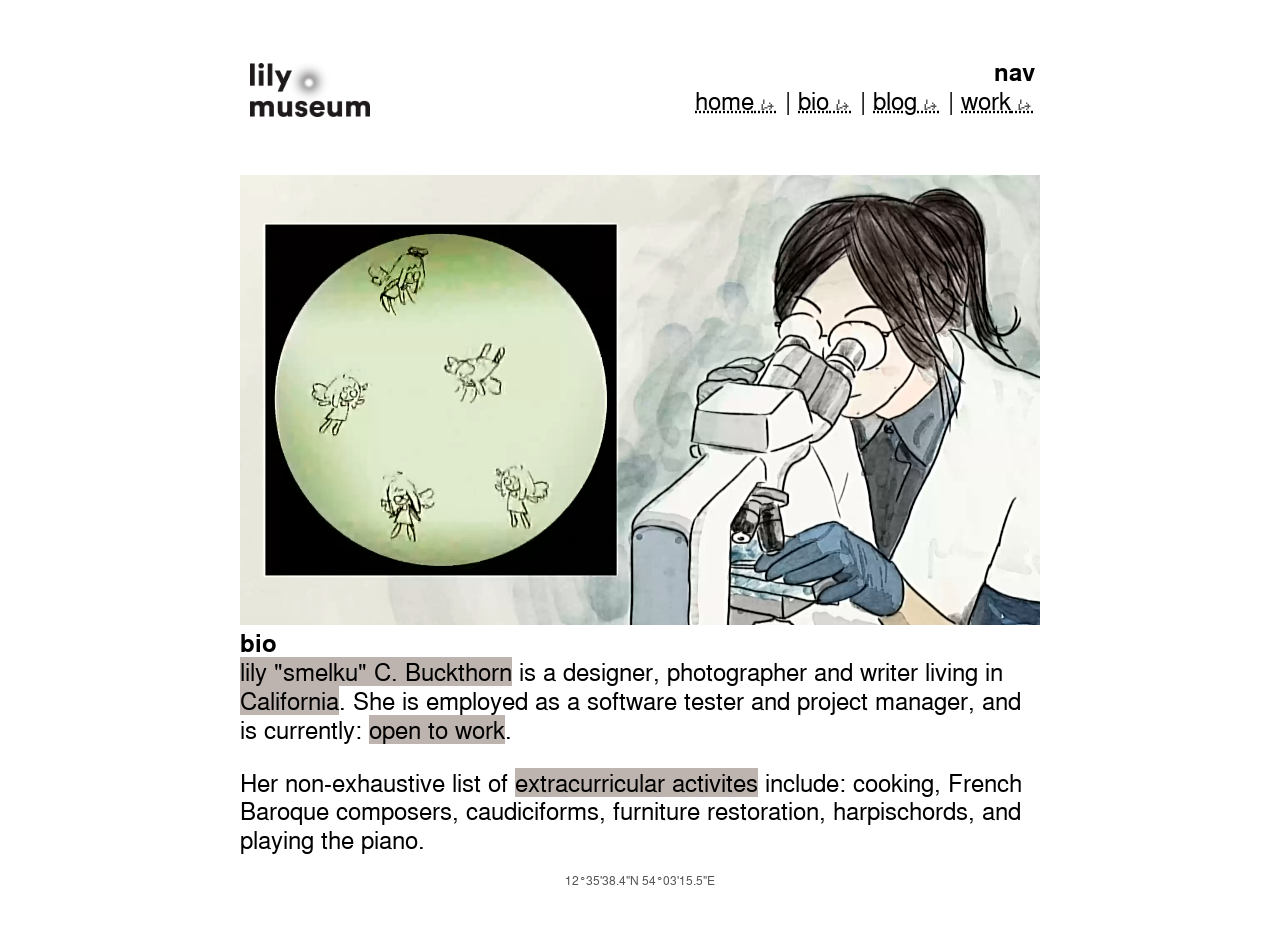
<file: about.html>
<!doctype html>
<html lang="en">
    <head>
        <title>royal museum 2</title>
        <meta charset="UTF-8" />
        <meta name="viewport" content="width=device-width, initial-scale=1.0" />
        <meta
            name="description"
            content="annex of learning for the work of lily smelku"
        />
        <link rel="stylesheet" href="./css.css" />
        <link rel="icon" href="./images/favicon.png" />
    </head>
    <body>
        <article>
            <header>
                <div class="header-left">
                    <img class="header-left" src="./images/footer.png" />
                </div>
                <div class="header-right">
                    <h1 align="right">nav</h1>
                    <p>
                        <a href="./index.html">home</a> |
                        <a href="./about.html">bio</a> |
                        <a href="./construction.html">blog</a> |
                        <a href="./work.html">work</a>
                    </p>
                </div>
            </header>
            <video width="800" playsinline autoplay muted loop>
                <source src="./images/lily.webm" type="video/webm" />
            </video>

            <h1>bio</h1>
            <p>
                <mark>lily "smelku" C. Buckthorn</mark> is a designer,
                photographer and writer living in <mark>California</mark>. She
                is employed as a software tester and project manager, and is
                currently: <mark>open to work</mark>.
            </p>

            <p>
                Her non-exhaustive list of
                <mark>extracurricular activites</mark> include: cooking, French
                Baroque composers, caudiciforms, furniture restoration,
                harpischords, and playing the piano.
            </p>
            <br />

            <footer><p class="footer">12°35'38.4"N 54°03'15.5"E</p></footer>
        </article>
    </body>
</html>
</file>
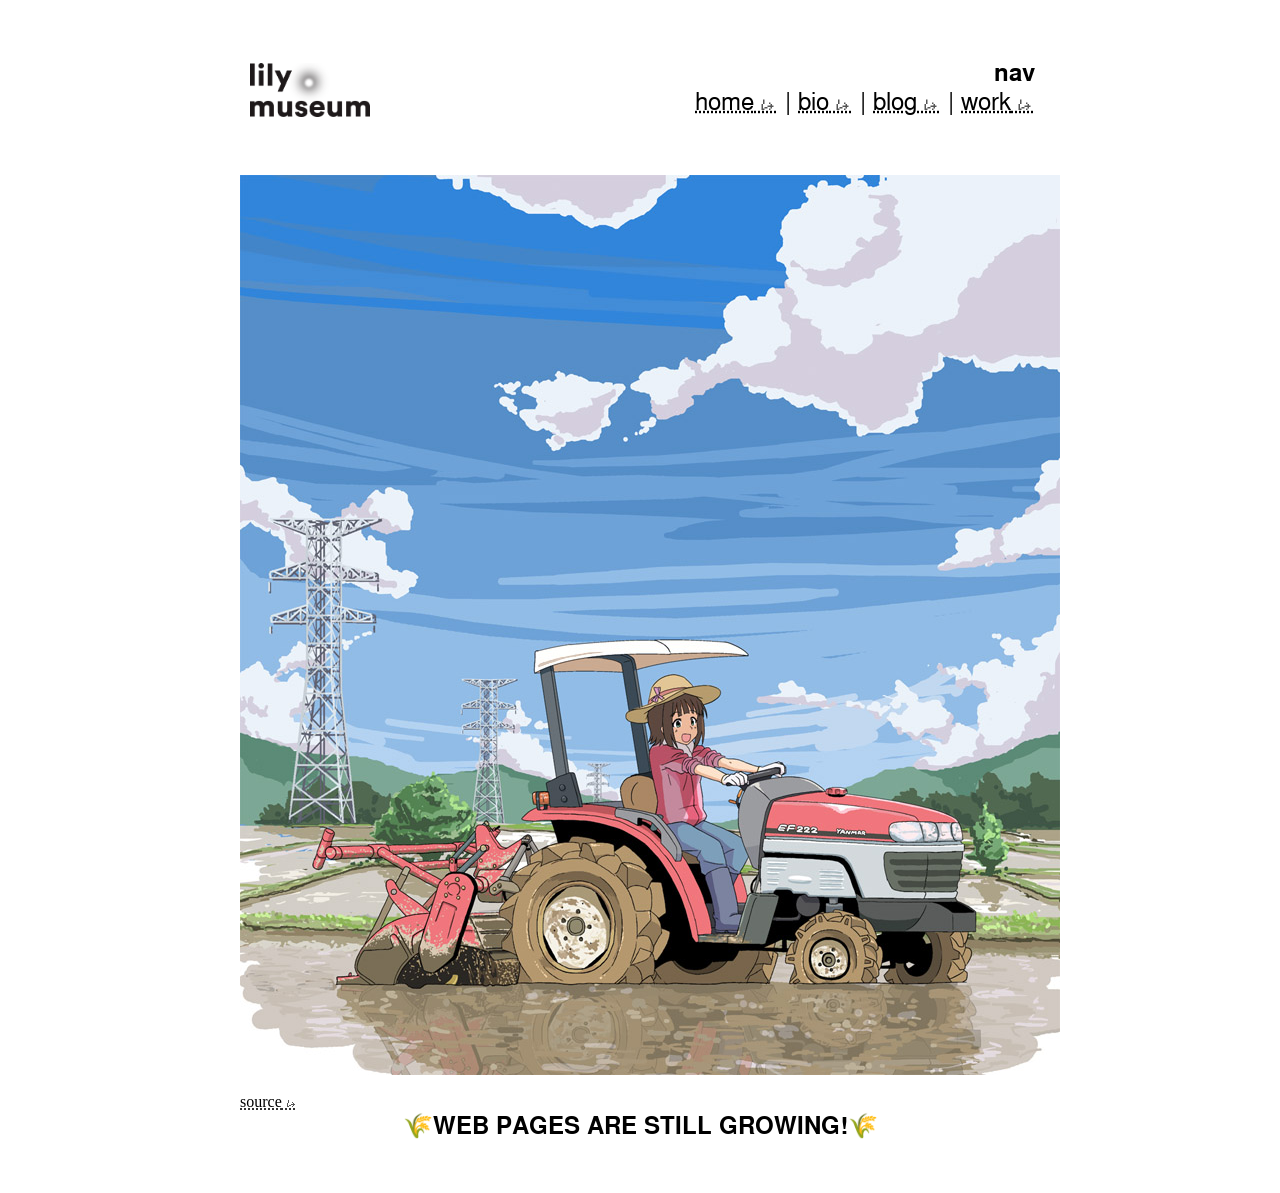
<file: construction.html>
<!doctype html>
<html lang="en">
    <head>
        <title>royal museum 2</title>
        <meta charset="UTF-8" />
        <meta name="viewport" content="width=device-width, initial-scale=1.0" />
        <link rel="stylesheet" href="./css.css" />
        <link rel="icon" href="./images/favicon.png" />
    </head>
    <body>
        <article>
            <header>
                <div class="header-left">
                    <img class="header-left" src="./images/footer.png" />
                </div>
                <div class="header-right">
                    <h1 align="right">nav</h1>
                    <p>
                        <a href="./index.html">home</a> |
                        <a href="./about.html">bio</a> |
                        <a href="./construction.html">blog</a> |
                        <a href="./work.html">work</a>
                    </p>
                </div>
            </header>

           <img src="./images/wip.jpg" /><br>
           <a href="https://www.pixiv.net/en/artworks/4538279">source</a>
           <h1 align="center">🌾WEB PAGES ARE STILL GROWING!🌾</h1>
    </body>
</html>
</file>
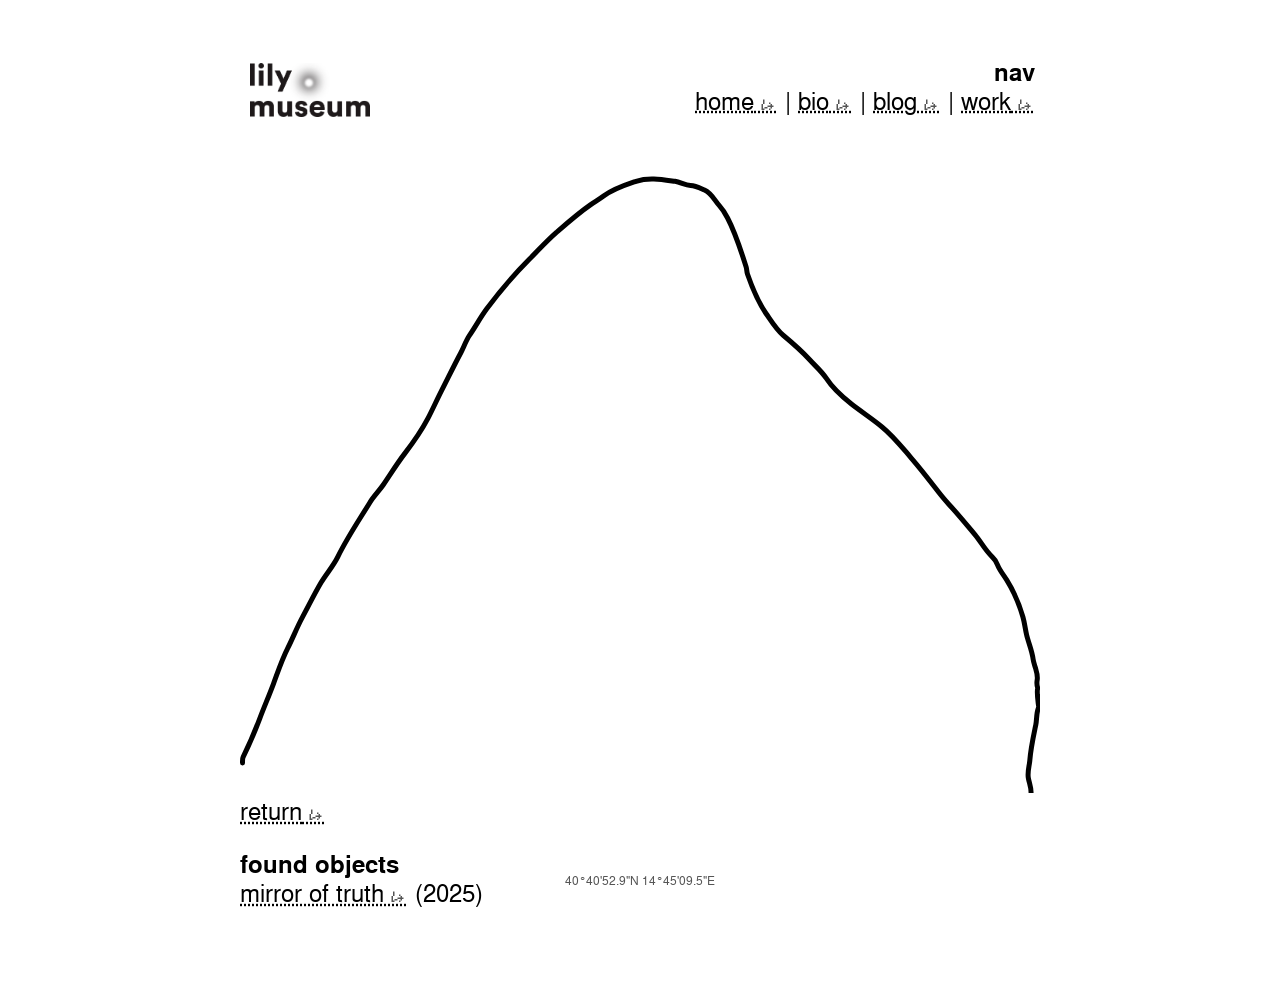
<file: found.html>
<!doctype html>
<html lang="en">
    <head>
        <title>royal museum 2</title>
        <meta charset="UTF-8" />
        <meta name="viewport" content="width=device-width, initial-scale=1.0" />
        <meta
            name="description"
            content="annex of learning for the work of lily smelku"
        />
        <link rel="stylesheet" href="./css.css" />
        <link rel="icon" href="./images/favicon.png" />
    </head>
    <body>
        <article>
            <header>
                <div class="header-left">
                    <img class="header-left" src="./images/footer.png" />
                </div>
                <div class="header-right">
                    <h1 align="right">nav</h1>
                    <p>
                        <a href="./index.html">home</a> |
                        <a href="./about.html">bio</a> |
                        <a href="./construction.html">blog</a> |
                        <a href="./work.html">work</a>
                    </p>
                </div>
            </header>
            <svg
                version="1.1"
                id="Layer_1"
                xmlns="http://www.w3.org/2000/svg"
                xmlns:xlink="http://www.w3.org/1999/xlink"
                x="0px"
                y="0px"
                width="100%"
                viewBox="0 0 800 618"
                enable-background="new 0 0 800 618"
                xml:space="preserve"
            >
                <path
                    fill="none"
                    opacity="1.000000"
                    stroke="#000000"
                    stroke-linecap="round"
                    stroke-linejoin="round"
                    stroke-width="5.000000"
                    class="path"
                    d="M791.000000,618.500000
	C791.531311,612.953430 789.073792,607.879272 788.271790,602.534241
	C787.349426,596.387512 789.397217,590.834656 789.851990,585.007935
	C790.776123,573.168640 793.377808,561.584595 795.773926,549.953430
	C796.906006,544.458008 796.269226,538.234375 798.340759,533.138550
	C799.960388,529.154480 801.346985,525.189209 800.198364,521.596436
	C799.287537,548.747559 796.690674,515.827820 797.744385,513.088318
	C796.763733,510.249420 796.739014,507.502380 797.173035,505.030365
	C797.963257,500.528931 796.497498,496.526733 795.340942,492.546204
	C794.517700,489.712830 793.447327,486.874298 793.081726,483.989655
	C792.005920,475.501801 788.435242,467.724731 786.533264,459.492310
	C785.194763,453.698700 784.549011,447.724304 782.922852,442.022003
	C779.191833,428.938995 773.899780,416.545807 766.657776,404.901855
	C763.518738,399.854797 759.605896,395.232086 757.395752,389.540466
	C756.333801,386.805664 754.581116,384.043884 752.423889,382.083740
	C745.361389,375.666351 741.161560,367.095306 735.135071,359.887054
	C726.410156,349.451172 717.824890,338.922180 708.550354,328.953156
	C703.877136,323.930023 699.595825,318.545929 695.416199,313.063904
	C687.370544,302.511261 679.080322,292.121033 670.431885,282.058563
	C661.443359,271.600342 652.886963,260.726959 642.045898,251.943314
	C632.028198,243.826797 621.277832,236.709549 611.144531,228.814529
	C601.687256,221.446243 592.706665,213.221619 586.010315,202.993240
	C581.428589,195.994797 574.987244,190.675354 569.447388,184.547562
	C561.433777,175.683563 552.404053,167.928192 543.192200,160.268875
	C536.150330,154.413788 531.310730,146.099289 526.026428,138.481644
	C517.632202,126.380608 512.267029,112.828293 507.449768,99.017525
	C506.642181,96.702225 506.918243,94.342941 506.147827,91.952362
	C500.781586,75.301361 495.780457,58.551971 487.571167,42.962528
	C485.237122,38.530209 482.615967,34.189240 479.342590,30.645409
	C474.475830,25.376570 471.615570,18.110460 464.497589,15.005542
	C459.984894,13.037082 455.588593,10.750216 450.501099,10.479464
	C445.083466,10.191142 440.439606,7.123824 435.022614,6.343030
	C421.980957,4.463234 408.735107,2.013162 396.091614,6.271985
	C384.858582,10.055717 373.215607,13.708395 363.569946,21.091375
	C359.354004,24.318354 354.725281,26.849344 350.386200,29.834593
	C338.304260,38.146828 327.415833,47.798534 316.441803,57.433727
	C307.028076,65.698997 298.578674,74.968300 289.785492,83.784737
	C274.279358,99.331871 259.925568,116.067276 246.761337,133.823059
	C240.486053,142.287094 235.569870,151.486923 229.657379,160.107925
	C225.821350,165.701218 223.699982,172.440750 220.457840,178.477356
	C213.966339,190.564026 208.066452,202.961807 201.808899,215.158478
	C197.033279,224.466721 192.793198,234.157227 187.912094,243.453842
	C181.409637,255.838531 173.373169,267.353058 164.856705,278.389435
	C157.137558,288.392548 150.575592,299.103607 143.502350,309.501587
	C139.279068,315.710052 133.852142,320.935822 129.893738,327.435272
	C118.931259,345.434998 107.032578,362.823303 97.784798,381.895660
	C93.369186,391.002258 86.300049,398.782318 81.091438,407.554291
	C74.356812,418.896301 68.644569,430.828522 62.353230,442.420349
	C56.929073,452.414429 52.903114,463.014862 47.748520,473.126678
	C41.998028,484.407532 37.990490,496.601013 33.549809,508.518555
	C29.159149,520.301880 24.152393,531.848389 19.733948,543.588074
	C14.793604,556.714417 9.297116,569.502380 3.100640,582.049683
	C2.207741,583.857727 2.666669,586.333313 2.500002,588.500000"
                />

                <!--<path class="path2" d="M3.717,445.535c21.497,-144.706 42.353,-434.118 64.492,-434.118c22.139,0 46.684,386.952 68.342,434.118c21.658,47.166 41.07,-151.123 61.604,-151.123c20.535,0 36.899,199.572 61.605,151.123c24.706,-48.449 61.123,-441.818 86.631,-441.818c25.508,-0 40.748,393.369 66.417,441.818c25.668,48.449 72.994,-186.257 87.593,-151.123c14.599,35.134 0,241.283 0,361.925" style="fill:none;stroke:#000;stroke-width:5.0px;stroke-linecap:round;"/>-->
            </svg>

            <p>
                <a align="center" href="./work.html">return</a>
            </p>
            <h1>found objects</h1>

            <p>
                <a href="./mirror-of-truth.html">mirror of truth</a>
                (2025)<br />
            </p>
        </article>

        <footer>
            <p class="footer">40°40'52.9"N 14°45'09.5"E</p>
        </footer>
    </body>
</html>
</file>
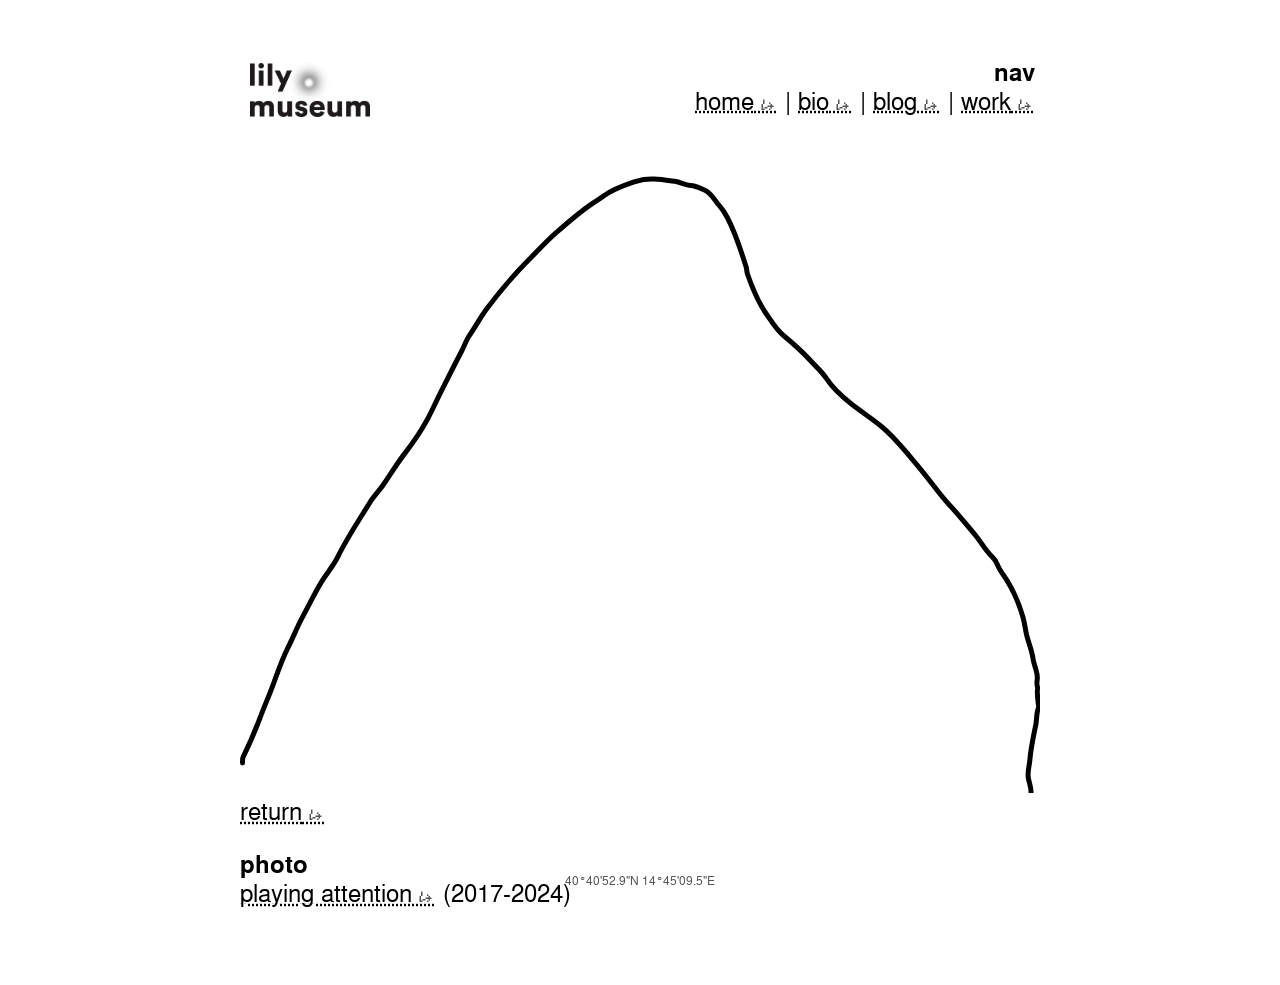
<file: photo.html>
<!doctype html>
<html lang="en">
    <head>
        <title>royal museum 2</title>
        <meta charset="UTF-8" />
        <meta name="viewport" content="width=device-width, initial-scale=1.0" />
        <meta
            name="description"
            content="annex of learning for the work of lily smelku"
        />
        <link rel="stylesheet" href="./css.css" />
        <link rel="icon" href="./images/favicon.png" />
    </head>
    <body>
        <article>
            <header>
                <div class="header-left">
                    <img class="header-left" src="./images/footer.png" />
                </div>
                <div class="header-right">
                    <h1 align="right">nav</h1>
                    <p>
                        <a href="./index.html">home</a> |
                        <a href="./about.html">bio</a> |
                        <a href="./construction.html">blog</a> |
                        <a href="./work.html">work</a>
                    </p>
                </div>
            </header>
            <svg
                version="1.1"
                id="Layer_1"
                xmlns="http://www.w3.org/2000/svg"
                xmlns:xlink="http://www.w3.org/1999/xlink"
                x="0px"
                y="0px"
                width="100%"
                viewBox="0 0 800 618"
                enable-background="new 0 0 800 618"
                xml:space="preserve"
            >
                <path
                    fill="none"
                    opacity="1.000000"
                    stroke="#000000"
                    stroke-linecap="round"
                    stroke-linejoin="round"
                    stroke-width="5.000000"
                    class="path"
                    d="M791.000000,618.500000
	C791.531311,612.953430 789.073792,607.879272 788.271790,602.534241
	C787.349426,596.387512 789.397217,590.834656 789.851990,585.007935
	C790.776123,573.168640 793.377808,561.584595 795.773926,549.953430
	C796.906006,544.458008 796.269226,538.234375 798.340759,533.138550
	C799.960388,529.154480 801.346985,525.189209 800.198364,521.596436
	C799.287537,548.747559 796.690674,515.827820 797.744385,513.088318
	C796.763733,510.249420 796.739014,507.502380 797.173035,505.030365
	C797.963257,500.528931 796.497498,496.526733 795.340942,492.546204
	C794.517700,489.712830 793.447327,486.874298 793.081726,483.989655
	C792.005920,475.501801 788.435242,467.724731 786.533264,459.492310
	C785.194763,453.698700 784.549011,447.724304 782.922852,442.022003
	C779.191833,428.938995 773.899780,416.545807 766.657776,404.901855
	C763.518738,399.854797 759.605896,395.232086 757.395752,389.540466
	C756.333801,386.805664 754.581116,384.043884 752.423889,382.083740
	C745.361389,375.666351 741.161560,367.095306 735.135071,359.887054
	C726.410156,349.451172 717.824890,338.922180 708.550354,328.953156
	C703.877136,323.930023 699.595825,318.545929 695.416199,313.063904
	C687.370544,302.511261 679.080322,292.121033 670.431885,282.058563
	C661.443359,271.600342 652.886963,260.726959 642.045898,251.943314
	C632.028198,243.826797 621.277832,236.709549 611.144531,228.814529
	C601.687256,221.446243 592.706665,213.221619 586.010315,202.993240
	C581.428589,195.994797 574.987244,190.675354 569.447388,184.547562
	C561.433777,175.683563 552.404053,167.928192 543.192200,160.268875
	C536.150330,154.413788 531.310730,146.099289 526.026428,138.481644
	C517.632202,126.380608 512.267029,112.828293 507.449768,99.017525
	C506.642181,96.702225 506.918243,94.342941 506.147827,91.952362
	C500.781586,75.301361 495.780457,58.551971 487.571167,42.962528
	C485.237122,38.530209 482.615967,34.189240 479.342590,30.645409
	C474.475830,25.376570 471.615570,18.110460 464.497589,15.005542
	C459.984894,13.037082 455.588593,10.750216 450.501099,10.479464
	C445.083466,10.191142 440.439606,7.123824 435.022614,6.343030
	C421.980957,4.463234 408.735107,2.013162 396.091614,6.271985
	C384.858582,10.055717 373.215607,13.708395 363.569946,21.091375
	C359.354004,24.318354 354.725281,26.849344 350.386200,29.834593
	C338.304260,38.146828 327.415833,47.798534 316.441803,57.433727
	C307.028076,65.698997 298.578674,74.968300 289.785492,83.784737
	C274.279358,99.331871 259.925568,116.067276 246.761337,133.823059
	C240.486053,142.287094 235.569870,151.486923 229.657379,160.107925
	C225.821350,165.701218 223.699982,172.440750 220.457840,178.477356
	C213.966339,190.564026 208.066452,202.961807 201.808899,215.158478
	C197.033279,224.466721 192.793198,234.157227 187.912094,243.453842
	C181.409637,255.838531 173.373169,267.353058 164.856705,278.389435
	C157.137558,288.392548 150.575592,299.103607 143.502350,309.501587
	C139.279068,315.710052 133.852142,320.935822 129.893738,327.435272
	C118.931259,345.434998 107.032578,362.823303 97.784798,381.895660
	C93.369186,391.002258 86.300049,398.782318 81.091438,407.554291
	C74.356812,418.896301 68.644569,430.828522 62.353230,442.420349
	C56.929073,452.414429 52.903114,463.014862 47.748520,473.126678
	C41.998028,484.407532 37.990490,496.601013 33.549809,508.518555
	C29.159149,520.301880 24.152393,531.848389 19.733948,543.588074
	C14.793604,556.714417 9.297116,569.502380 3.100640,582.049683
	C2.207741,583.857727 2.666669,586.333313 2.500002,588.500000"
                />

                <!--<path class="path2" d="M3.717,445.535c21.497,-144.706 42.353,-434.118 64.492,-434.118c22.139,0 46.684,386.952 68.342,434.118c21.658,47.166 41.07,-151.123 61.604,-151.123c20.535,0 36.899,199.572 61.605,151.123c24.706,-48.449 61.123,-441.818 86.631,-441.818c25.508,-0 40.748,393.369 66.417,441.818c25.668,48.449 72.994,-186.257 87.593,-151.123c14.599,35.134 0,241.283 0,361.925" style="fill:none;stroke:#000;stroke-width:5.0px;stroke-linecap:round;"/>-->
            </svg>

            <p>
                <a align="center" href="./work.html">return</a>
            </p>
            <h1>photo</h1>
            <p>
                <a href="./playing-attention" id="preview-link"
                    >playing attention</a
                >
                (2017-2024)<br />
            </p>

            <div class="preview-panel" id="preview-panel">
                <img
                    src="./images/gallery/pa/tn/1t.jpg"
                    alt="playing attention preview"
                />
            </div>
        </article>

        <footer>
            <p class="footer">40°40'52.9"N 14°45'09.5"E</p>
        </footer>

        <script>
            const link = document.getElementById("preview-link");
            const panel = document.getElementById("preview-panel");
            link.addEventListener(
                "mouseenter",
                () => (panel.style.display = "block"),
            );
            link.addEventListener(
                "mouseleave",
                () => (panel.style.display = "none"),
            );
        </script>
    </body>
</html>
</file>
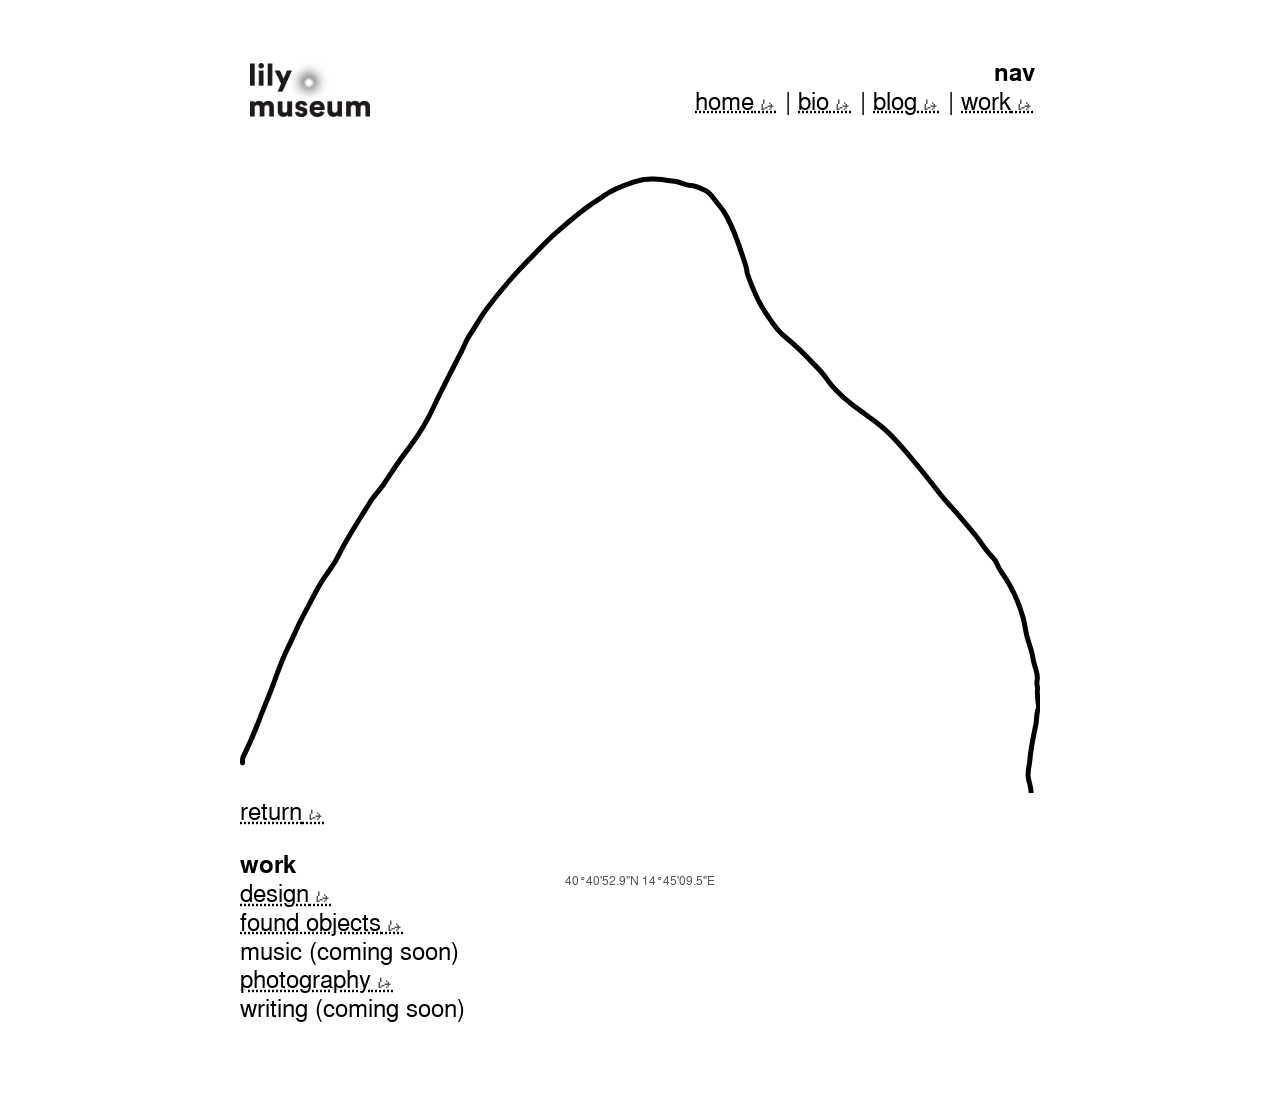
<file: work.html>
<!doctype html>
<html lang="en">
    <head>
        <title>royal museum 2</title>
        <meta charset="UTF-8" />
        <meta name="viewport" content="width=device-width, initial-scale=1.0" />
        <meta
            name="description"
            content="annex of learning for the work of lily smelku"
        />
        <link rel="stylesheet" href="./css.css" />
        <link rel="icon" href="./images/favicon.png" />
    </head>
    <body>
        <article>
            <header>
                <div class="header-left">
                    <img class="header-left" src="./images/footer.png" />
                </div>
                <div class="header-right">
                    <h1 align="right">nav</h1>
                    <p>
                        <a href="./index.html">home</a> |
                        <a href="./about">bio</a> |
                        <a href="./construction.html">blog</a> |
                        <a href="./work.html">work</a>
                    </p>
                </div>
            </header>
            <svg
                version="1.1"
                id="Layer_1"
                xmlns="http://www.w3.org/2000/svg"
                xmlns:xlink="http://www.w3.org/1999/xlink"
                x="0px"
                y="0px"
                width="100%"
                viewBox="0 0 800 618"
                enable-background="new 0 0 800 618"
                xml:space="preserve"
            >
                <path
                    fill="none"
                    opacity="1.000000"
                    stroke="#000000"
                    stroke-linecap="round"
                    stroke-linejoin="round"
                    stroke-width="5.000000"
                    class="path"
                    d="M791.000000,618.500000
	C791.531311,612.953430 789.073792,607.879272 788.271790,602.534241
	C787.349426,596.387512 789.397217,590.834656 789.851990,585.007935
	C790.776123,573.168640 793.377808,561.584595 795.773926,549.953430
	C796.906006,544.458008 796.269226,538.234375 798.340759,533.138550
	C799.960388,529.154480 801.346985,525.189209 800.198364,521.596436
	C799.287537,548.747559 796.690674,515.827820 797.744385,513.088318
	C796.763733,510.249420 796.739014,507.502380 797.173035,505.030365
	C797.963257,500.528931 796.497498,496.526733 795.340942,492.546204
	C794.517700,489.712830 793.447327,486.874298 793.081726,483.989655
	C792.005920,475.501801 788.435242,467.724731 786.533264,459.492310
	C785.194763,453.698700 784.549011,447.724304 782.922852,442.022003
	C779.191833,428.938995 773.899780,416.545807 766.657776,404.901855
	C763.518738,399.854797 759.605896,395.232086 757.395752,389.540466
	C756.333801,386.805664 754.581116,384.043884 752.423889,382.083740
	C745.361389,375.666351 741.161560,367.095306 735.135071,359.887054
	C726.410156,349.451172 717.824890,338.922180 708.550354,328.953156
	C703.877136,323.930023 699.595825,318.545929 695.416199,313.063904
	C687.370544,302.511261 679.080322,292.121033 670.431885,282.058563
	C661.443359,271.600342 652.886963,260.726959 642.045898,251.943314
	C632.028198,243.826797 621.277832,236.709549 611.144531,228.814529
	C601.687256,221.446243 592.706665,213.221619 586.010315,202.993240
	C581.428589,195.994797 574.987244,190.675354 569.447388,184.547562
	C561.433777,175.683563 552.404053,167.928192 543.192200,160.268875
	C536.150330,154.413788 531.310730,146.099289 526.026428,138.481644
	C517.632202,126.380608 512.267029,112.828293 507.449768,99.017525
	C506.642181,96.702225 506.918243,94.342941 506.147827,91.952362
	C500.781586,75.301361 495.780457,58.551971 487.571167,42.962528
	C485.237122,38.530209 482.615967,34.189240 479.342590,30.645409
	C474.475830,25.376570 471.615570,18.110460 464.497589,15.005542
	C459.984894,13.037082 455.588593,10.750216 450.501099,10.479464
	C445.083466,10.191142 440.439606,7.123824 435.022614,6.343030
	C421.980957,4.463234 408.735107,2.013162 396.091614,6.271985
	C384.858582,10.055717 373.215607,13.708395 363.569946,21.091375
	C359.354004,24.318354 354.725281,26.849344 350.386200,29.834593
	C338.304260,38.146828 327.415833,47.798534 316.441803,57.433727
	C307.028076,65.698997 298.578674,74.968300 289.785492,83.784737
	C274.279358,99.331871 259.925568,116.067276 246.761337,133.823059
	C240.486053,142.287094 235.569870,151.486923 229.657379,160.107925
	C225.821350,165.701218 223.699982,172.440750 220.457840,178.477356
	C213.966339,190.564026 208.066452,202.961807 201.808899,215.158478
	C197.033279,224.466721 192.793198,234.157227 187.912094,243.453842
	C181.409637,255.838531 173.373169,267.353058 164.856705,278.389435
	C157.137558,288.392548 150.575592,299.103607 143.502350,309.501587
	C139.279068,315.710052 133.852142,320.935822 129.893738,327.435272
	C118.931259,345.434998 107.032578,362.823303 97.784798,381.895660
	C93.369186,391.002258 86.300049,398.782318 81.091438,407.554291
	C74.356812,418.896301 68.644569,430.828522 62.353230,442.420349
	C56.929073,452.414429 52.903114,463.014862 47.748520,473.126678
	C41.998028,484.407532 37.990490,496.601013 33.549809,508.518555
	C29.159149,520.301880 24.152393,531.848389 19.733948,543.588074
	C14.793604,556.714417 9.297116,569.502380 3.100640,582.049683
	C2.207741,583.857727 2.666669,586.333313 2.500002,588.500000"
                />

                <!--<path class="path2" d="M3.717,445.535c21.497,-144.706 42.353,-434.118 64.492,-434.118c22.139,0 46.684,386.952 68.342,434.118c21.658,47.166 41.07,-151.123 61.604,-151.123c20.535,0 36.899,199.572 61.605,151.123c24.706,-48.449 61.123,-441.818 86.631,-441.818c25.508,-0 40.748,393.369 66.417,441.818c25.668,48.449 72.994,-186.257 87.593,-151.123c14.599,35.134 0,241.283 0,361.925" style="fill:none;stroke:#000;stroke-width:5.0px;stroke-linecap:round;"/>-->
            </svg>
            <p>
                <a align="center" href="./index">return</a>
            </p>
            <h1>work</h1>

            <p>
                <a href="./design">design</a><br />
                <a href="./found">found objects</a><br />
                music (coming soon)<br />
                <a href="./photo">photography</a><br />
                writing (coming soon)<br />
            </p>
        </article>

        <footer>
            <p class="footer">40°40'52.9"N 14°45'09.5"E</p>
        </footer>
    </body>
</html>
</file>
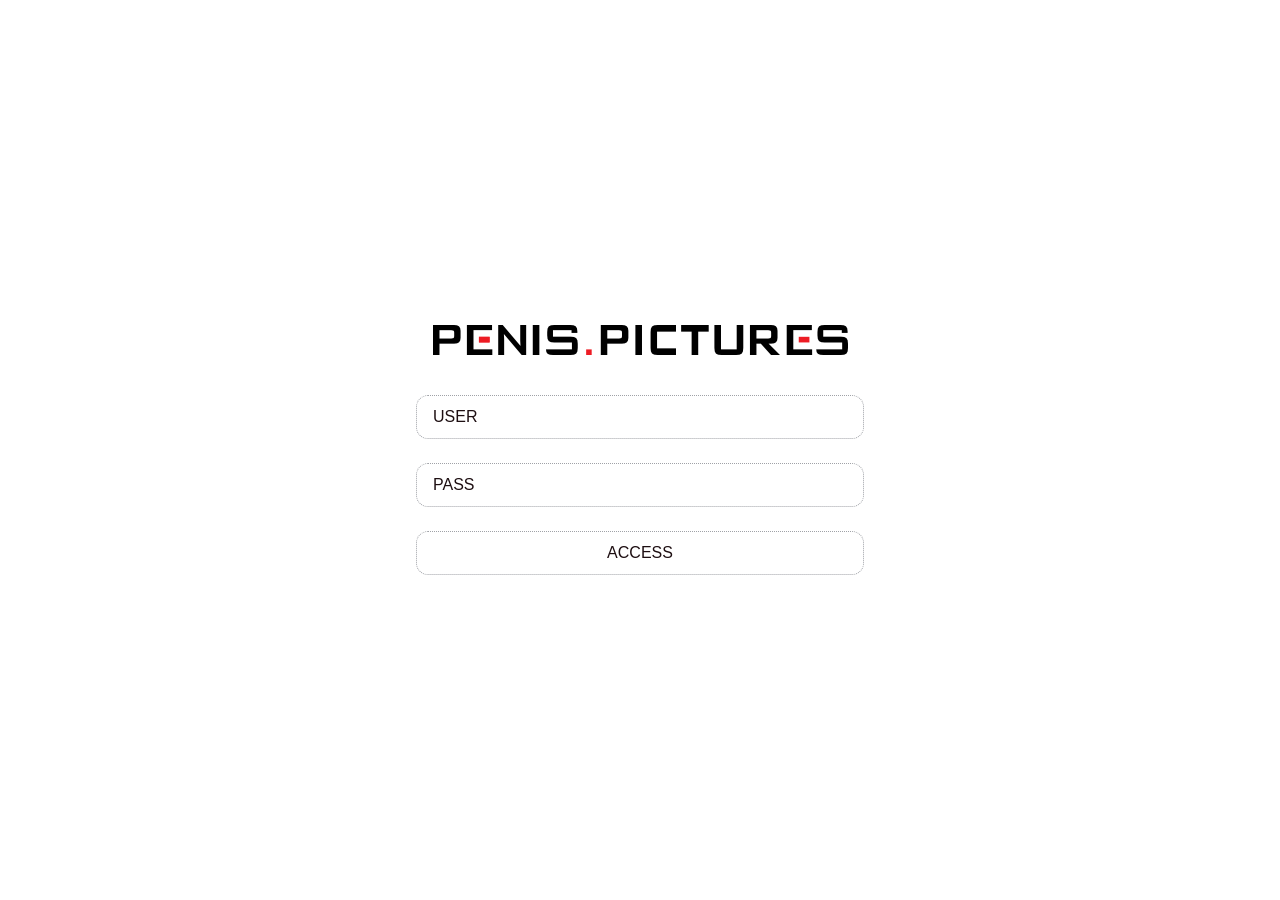
<file: emma/emma.html>
<!doctype html>
<html lang="en">
  <head>
    <meta charset="UTF-8" />
    <meta name="viewport" content="width=device-width, initial-scale=1.0" />
    <title>What awaits?...</title>
    <link rel="stylesheet" href="./emma.css" />
  </head>

  <body>
    <div class="login-container">
      <div class="login-wrapper">
        <!-- Logo -->
        <div class="logo-container">
          <img src="./emma.png" alt="Logo" class="logo" />
        </div>

        <!-- Login Form -->
        <form id="loginForm" class="login-form">
          <div class="form-group">
            <label for="username"></label>
            <input 
              type="text" 
              id="username" 
              name="username" 
              placeholder="USER" 
              required 
            />
          </div>

          <div class="form-group">
            <label for="password"></label>
            <input 
              type="password" 
              id="password" 
              name="password" 
              placeholder="PASS" 
              required 
            />
          </div>

          <button type="submit" class="submit-btn">ACCESS</button>
        </form>
      </div>
    </div>

    <script>
      document.getElementById('loginForm').addEventListener('submit', function(e) {
        e.preventDefault();
        
        const username = document.getElementById('username').value;
        const password = document.getElementById('password').value;
        
        console.log('Login attempt:', { username: username, password: password });
        
        // Add your login logic here
        alert('Login submitted! Check console for details.');
      });

      // Add embossed effect on focus
      const inputs = document.querySelectorAll('input');
      inputs.forEach(input => {
        input.addEventListener('focus', function() {
          this.classList.add('focused');
        });
        
        input.addEventListener('blur', function() {
          this.classList.remove('focused');
        });
      });
    </script>
  </body>
</html>
</file>
<file: css.css>
@font-face {
    font-family: "NimbusSanL-Regu";
    font-style: normal;
    src: url(./fonts/NimbusSanL-Regu.woff);
}

@font-face {
    font-family: "NimbusSanL-Bold";
    font-style: bold;
    src: url(./fonts/NimbusSanL-Bold.woff);
}

@font-face {
    font-family: "NimbusSanL-ReguItal";
    font-style: italic;
    src: url(./fonts/NimbusSanL-ReguItal.woff);
}

::selection {
    color: #000;
    text-shadow: #bdb3af 0px 0px 6px;
    text-decoration: underline dotted;
}

p,
h2,
h3,
h4,
header {
    font-family: "NimbusSanL-Regu", sans-serif;
    font-size: 24px;
    font-weight: normal;
    line-height: 1.2;
    margin: 0;
}

h1 {
    font-family: "NimbusSanL-Bold", sans-serif;
    font-size: 24px;
    font-weight: bold;
    line-height: 1.2;
    margin: 0;
}

article {
    padding: 5px;
    max-width: 800px;
    margin: 0 auto;
}

footer {
    text-align: center;
    left: 0;
    bottom: 0;
    width: 100%;
    position: fixed;
    font-size: 12px;
    margin: 0;
}

p {
    margin-bottom: 1em;
}

p.footer {
    font-size: 12px;
    color: #555;
}
@media (min-width: 800px) {
    p,
    h1,
    h2,
    h3 {
        font-size: 24px;
    }
    article {
        margin: 3em auto;
    }
}

a {
    color: #000;
    text-decoration-line: underline;
    text-decoration-style: dotted;
}

a::after {
    content: "\2B5F";
    color: #555;
}

button {
    font-size: 24px;
    color: #000;
    text-decoration-line: underline;
    text-decoration-style: dotted;
    cursor: pointer;
    background: none;
    border: none;
    padding: 0;
}
button::after {
    content: "\2B5F";
    color: #555;
}

img {
    display: block;
    margin: auto;
}

hgroup h3,
hgroup p {
    display: inline;
}

hgroup h3 {
    margin-right: 10px;
}

mark {
    background-color: #bdb3af;
}

.header-right {
    float: right;
    padding: 5px;
    max-width: 400px;
    margin-bottom: 1em;
}

.header-left {
    float: left;
    padding: 5px;
    max-width: 400px;
    margin-bottom: 1em;
}

img.header-left {
    width: 30%;
}

.path {
    stroke-dasharray: 1530;
    stroke-dashoffset: 1530;
    animation: dash 3s ease-in-out forwards;
}

@keyframes dash {
    to {
        stroke-dashoffset: 0;
    }
}

.preview-panel {
    display: none;
    position: fixed;
    top: 75%;
    right: 35%;
    transform: translateY(-50%);
    width: 250px;
    z-index: 10;
    overflow: hidden;
}

.preview-panel img {
    width: 100%;
    height: 100%;
    object-fit: cover;
    margin: 0;
}
</file>
<file: emma/emma.css>
::selection {
  background-color: #fff;
}

* {
  margin: 0;
  padding: 0;
  box-sizing: border-box;
}

body {
  font-family: Arial, sans-serif;
  background-color: #ffffff;
  color: #1e0f12;
  min-height: 100vh;
  position: relative;
  overflow: hidden;
}

/* Grain texture overlay */
body::before {
  content: '';
  position: fixed;
  top: 0;
  left: 0;
  width: 100%;
  height: 100%;
  opacity: 0.15;
  z-index: 0;
  pointer-events: none;
}

.login-container {
  min-height: 100vh;
  display: flex;
  align-items: center;
  justify-content: center;
  padding: 1rem;
  position: relative;
  z-index: 10;
}

.login-wrapper {
  width: 100%;
  max-width: 28rem;
}

.logo-container {
  display: flex;
  justify-content: center;
  margin-bottom: 2rem;
}

.login-form {
  display: flex;
  flex-direction: column;
  gap: 1rem;
}

.form-group {
  display: flex;
  flex-direction: column;
  gap: 0.5rem;
}

label {
  font-size: 0.875rem;
  color: #1e0f12;
  font-weight: 500;
}

input {
  padding: 0.75rem 1rem;
  background-color: transparent;
  border: 1px dotted rgba(66, 70, 80, 0.5);
  border-radius: 0.75rem;
  color: #1e0f12;
  font-size: 1rem;
  transition: all 0.3s ease;
  outline: none;
}

input::placeholder {
  color: #1e0f12;
}


.submit-btn {
  width: 100%;
  padding: 0.75rem 1rem;
  background-color: transparent;
  border: 1px dotted rgba(66, 70, 80, 0.5);
  border-radius: 0.75rem;
  color: #1e0f12;
  font-size: 1rem;
  transition: all 0.3s ease;
  outline: none;
  cursor: pointer;
  margin-top: 0.5rem;
}

.submit-btn:active {
  border: 1px dotted rgba(66, 70, 80, 0.5);
}

/* Responsive */
@media (max-width: 640px) {
  .logo {
    width: 5rem;
    height: 5rem;
  }
  
  .login-wrapper {
    max-width: 100%;
  }
}
</file>
